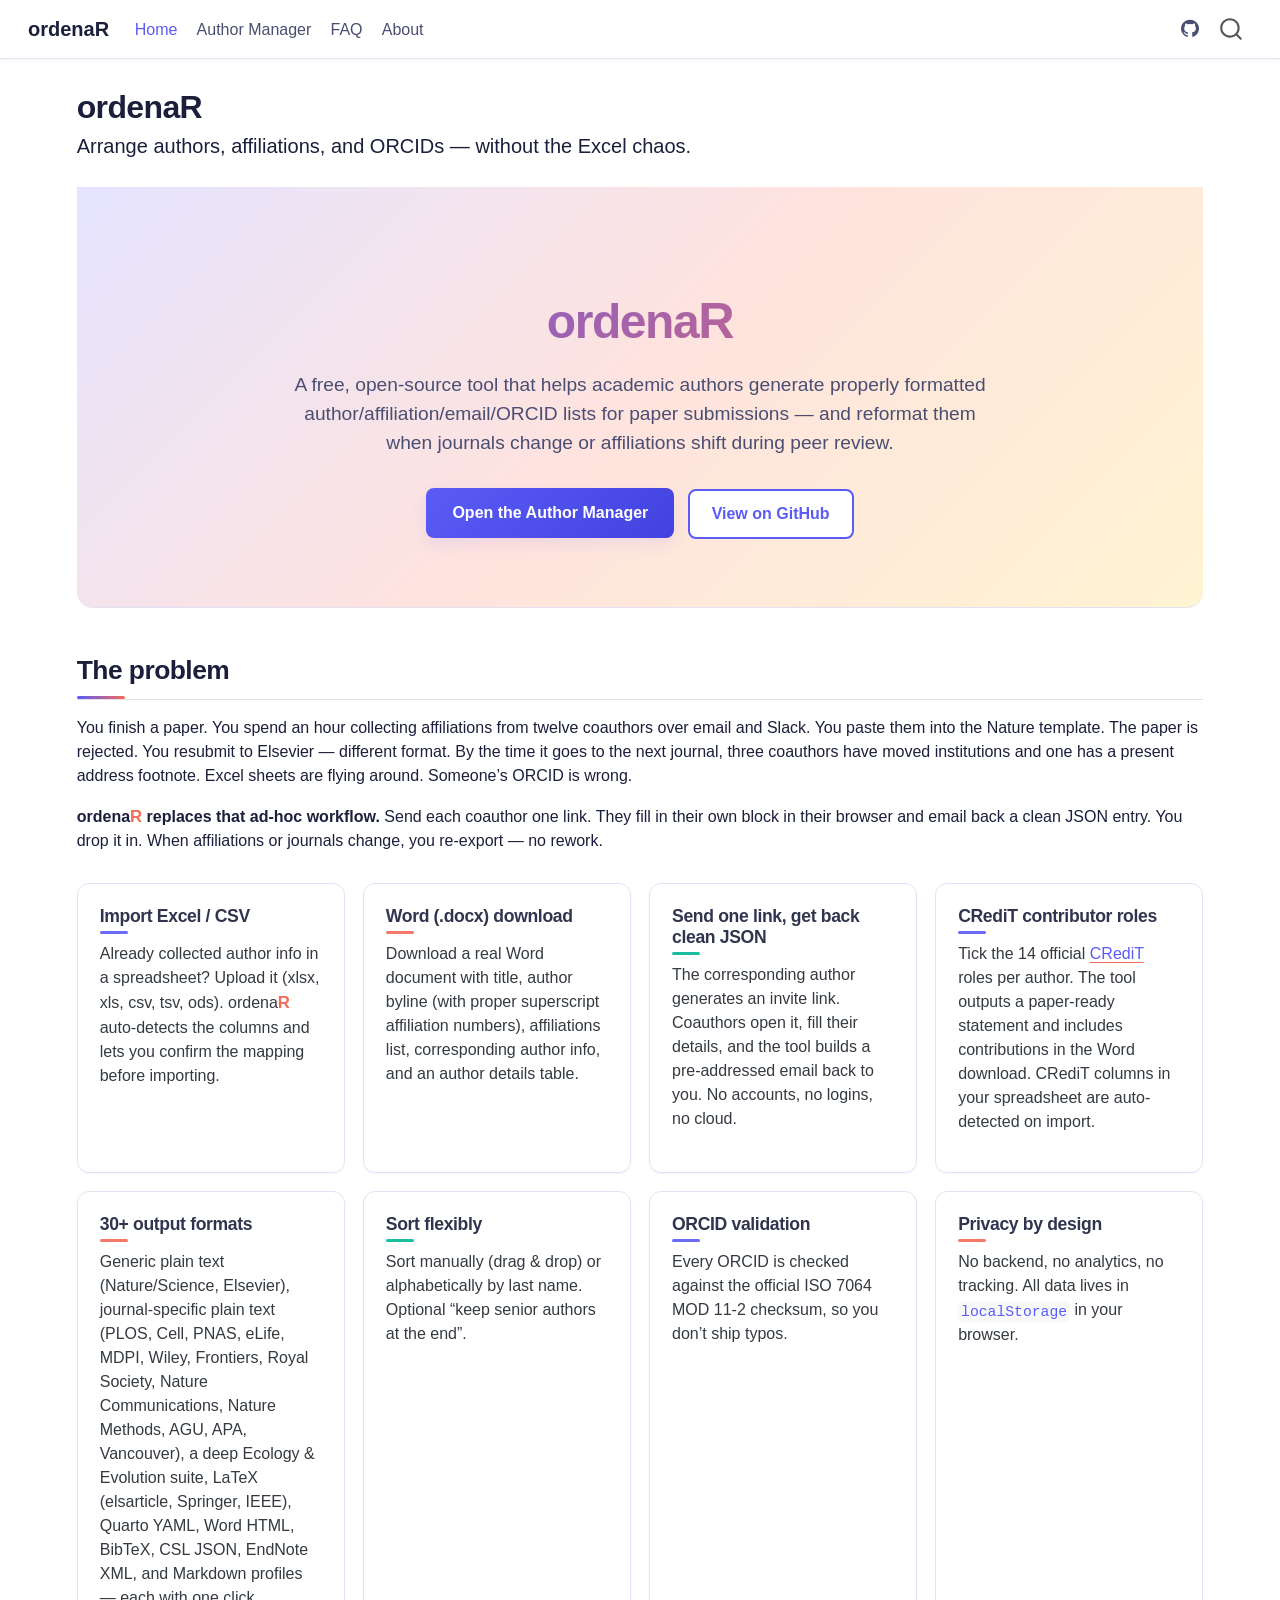
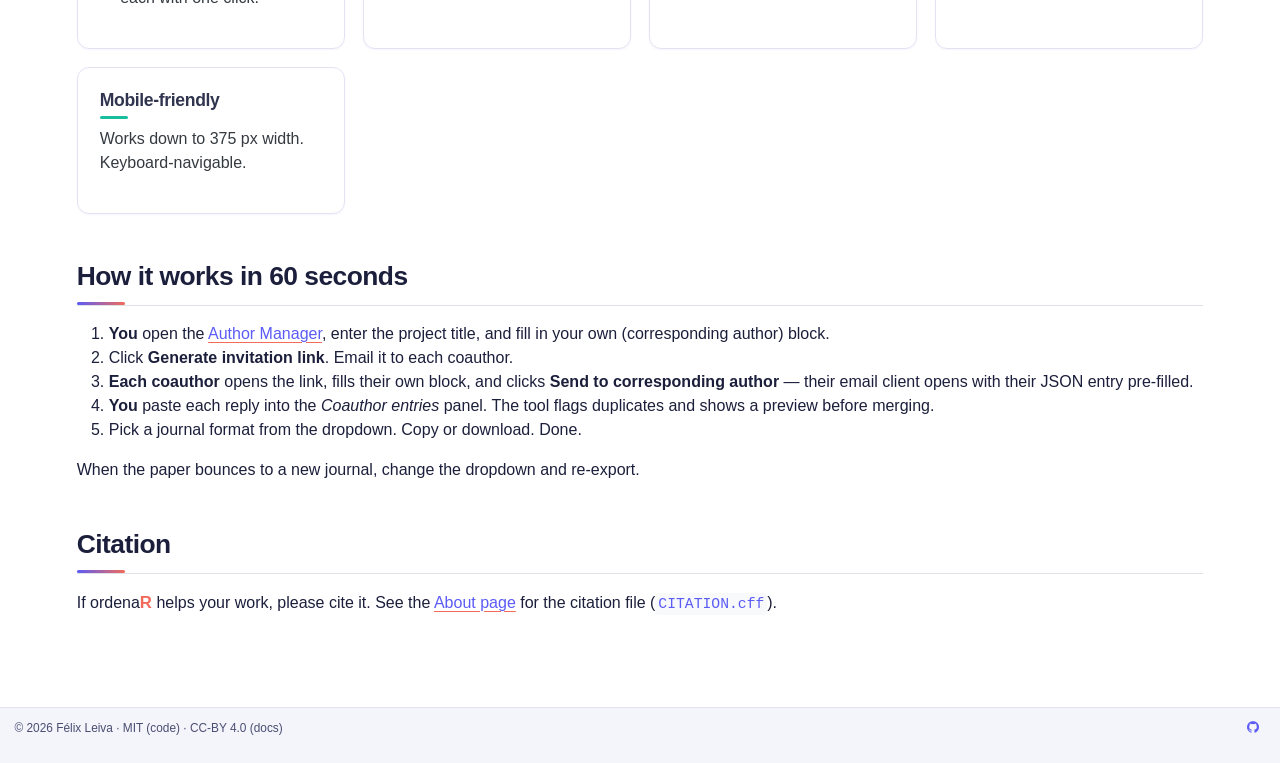
<file: index.html>
<!DOCTYPE html>
<html xmlns="http://www.w3.org/1999/xhtml" lang="en" xml:lang="en"><head>

<meta charset="utf-8">
<meta name="generator" content="quarto-1.5.57">

<meta name="viewport" content="width=device-width, initial-scale=1.0, user-scalable=yes">


<title>ordenaR</title>
<style>
code{white-space: pre-wrap;}
span.smallcaps{font-variant: small-caps;}
div.columns{display: flex; gap: min(4vw, 1.5em);}
div.column{flex: auto; overflow-x: auto;}
div.hanging-indent{margin-left: 1.5em; text-indent: -1.5em;}
ul.task-list{list-style: none;}
ul.task-list li input[type="checkbox"] {
  width: 0.8em;
  margin: 0 0.8em 0.2em -1em; /* quarto-specific, see https://github.com/quarto-dev/quarto-cli/issues/4556 */ 
  vertical-align: middle;
}
</style>


<script src="site_libs/quarto-nav/quarto-nav.js"></script>
<script src="site_libs/clipboard/clipboard.min.js"></script>
<script src="site_libs/quarto-search/autocomplete.umd.js"></script>
<script src="site_libs/quarto-search/fuse.min.js"></script>
<script src="site_libs/quarto-search/quarto-search.js"></script>
<meta name="quarto:offset" content="./">
<script src="site_libs/quarto-html/quarto.js"></script>
<script src="site_libs/quarto-html/popper.min.js"></script>
<script src="site_libs/quarto-html/tippy.umd.min.js"></script>
<script src="site_libs/quarto-html/anchor.min.js"></script>
<link href="site_libs/quarto-html/tippy.css" rel="stylesheet">
<link href="site_libs/quarto-html/quarto-syntax-highlighting.css" rel="stylesheet" id="quarto-text-highlighting-styles">
<script src="site_libs/bootstrap/bootstrap.min.js"></script>
<link href="site_libs/bootstrap/bootstrap-icons.css" rel="stylesheet">
<link href="site_libs/bootstrap/bootstrap.min.css" rel="stylesheet" id="quarto-bootstrap" data-mode="light">
<script id="quarto-search-options" type="application/json">{
  "location": "navbar",
  "copy-button": false,
  "collapse-after": 3,
  "panel-placement": "end",
  "type": "overlay",
  "limit": 50,
  "keyboard-shortcut": [
    "f",
    "/",
    "s"
  ],
  "show-item-context": false,
  "language": {
    "search-no-results-text": "No results",
    "search-matching-documents-text": "matching documents",
    "search-copy-link-title": "Copy link to search",
    "search-hide-matches-text": "Hide additional matches",
    "search-more-match-text": "more match in this document",
    "search-more-matches-text": "more matches in this document",
    "search-clear-button-title": "Clear",
    "search-text-placeholder": "",
    "search-detached-cancel-button-title": "Cancel",
    "search-submit-button-title": "Submit",
    "search-label": "Search"
  }
}</script>
<style>html{ scroll-behavior: smooth; }</style>


<link rel="stylesheet" href="styles.css">
</head>

<body class="nav-fixed">

<div id="quarto-search-results"></div>
  <header id="quarto-header" class="headroom fixed-top">
    <nav class="navbar navbar-expand-lg " data-bs-theme="dark">
      <div class="navbar-container container-fluid">
      <div class="navbar-brand-container mx-auto">
    <a class="navbar-brand" href="./index.html">
    <span class="navbar-title">ordenaR</span>
    </a>
  </div>
            <div id="quarto-search" class="" title="Search"></div>
          <button class="navbar-toggler" type="button" data-bs-toggle="collapse" data-bs-target="#navbarCollapse" aria-controls="navbarCollapse" role="menu" aria-expanded="false" aria-label="Toggle navigation" onclick="if (window.quartoToggleHeadroom) { window.quartoToggleHeadroom(); }">
  <span class="navbar-toggler-icon"></span>
</button>
          <div class="collapse navbar-collapse" id="navbarCollapse">
            <ul class="navbar-nav navbar-nav-scroll me-auto">
  <li class="nav-item">
    <a class="nav-link active" href="./index.html" aria-current="page"> 
<span class="menu-text">Home</span></a>
  </li>  
  <li class="nav-item">
    <a class="nav-link" href="./author-manager.html"> 
<span class="menu-text">Author Manager</span></a>
  </li>  
  <li class="nav-item">
    <a class="nav-link" href="./faq.html"> 
<span class="menu-text">FAQ</span></a>
  </li>  
  <li class="nav-item">
    <a class="nav-link" href="./about.html"> 
<span class="menu-text">About</span></a>
  </li>  
</ul>
            <ul class="navbar-nav navbar-nav-scroll ms-auto">
  <li class="nav-item compact">
    <a class="nav-link" href="https://github.com/felixpleiva/ordenaR"> <i class="bi bi-github" role="img" aria-label="GitHub repository">
</i> 
<span class="menu-text"></span></a>
  </li>  
</ul>
          </div> <!-- /navcollapse -->
            <div class="quarto-navbar-tools">
</div>
      </div> <!-- /container-fluid -->
    </nav>
</header>
<!-- content -->
<div id="quarto-content" class="quarto-container page-columns page-rows-contents page-layout-full page-navbar">
<!-- sidebar -->
<!-- margin-sidebar -->
    
<!-- main -->
<main class="content column-page" id="quarto-document-content">

<header id="title-block-header" class="quarto-title-block default">
<div class="quarto-title">
<h1 class="title">ordenaR</h1>
<p class="subtitle lead">Arrange authors, affiliations, and ORCIDs — without the Excel chaos.</p>
</div>



<div class="quarto-title-meta column-page">

    
  
    
  </div>
  


</header>


<section id="ordenar" class="level1 af-hero">
<h1>ordena<span class="brand-r">R</span></h1>
<div class="lead">
<p>A free, open-source tool that helps academic authors generate <strong>properly formatted author/affiliation/email/ORCID lists</strong> for paper submissions — and reformat them when journals change or affiliations shift during peer review.</p>
</div>
<p><a href="./author-manager.html" class="af-cta">Open the Author Manager</a> &nbsp; <a href="https://github.com/felixpleiva/ordenaR" class="btn btn-outline-secondary">View on GitHub</a></p>
</section>
<section id="the-problem" class="level2">
<h2 class="anchored" data-anchor-id="the-problem">The problem</h2>
<p>You finish a paper. You spend an hour collecting affiliations from twelve coauthors over email and Slack. You paste them into the Nature template. The paper is rejected. You resubmit to Elsevier — different format. By the time it goes to the next journal, three coauthors have moved institutions and one has a present address footnote. Excel sheets are flying around. Someone’s ORCID is wrong.</p>
<p><strong>ordena<span class="brand-r">R</span> replaces that ad-hoc workflow.</strong> Send each coauthor one link. They fill in their own block in their browser and email back a clean JSON entry. You drop it in. When affiliations or journals change, you re-export — no rework.</p>
<div class="af-features">
<section id="import-excel-csv" class="level3 card">
<h3 class="anchored" data-anchor-id="import-excel-csv">Import Excel / CSV</h3>
<p>Already collected author info in a spreadsheet? Upload it (xlsx, xls, csv, tsv, ods). ordena<span class="brand-r">R</span> auto-detects the columns and lets you confirm the mapping before importing.</p>
</section>
<section id="word-.docx-download" class="level3 card">
<h3 class="anchored" data-anchor-id="word-.docx-download">Word (.docx) download</h3>
<p>Download a real Word document with title, author byline (with proper superscript affiliation numbers), affiliations list, corresponding author info, and an author details table.</p>
</section>
<section id="send-one-link-get-back-clean-json" class="level3 card">
<h3 class="anchored" data-anchor-id="send-one-link-get-back-clean-json">Send one link, get back clean JSON</h3>
<p>The corresponding author generates an invite link. Coauthors open it, fill their details, and the tool builds a pre-addressed email back to you. No accounts, no logins, no cloud.</p>
</section>
<section id="credit-contributor-roles" class="level3 card">
<h3 class="anchored" data-anchor-id="credit-contributor-roles">CRediT contributor roles</h3>
<p>Tick the 14 official <a href="https://credit.niso.org/">CRediT</a> roles per author. The tool outputs a paper-ready statement and includes contributions in the Word download. CRediT columns in your spreadsheet are auto-detected on import.</p>
</section>
<section id="output-formats" class="level3 card">
<h3 class="anchored" data-anchor-id="output-formats">30+ output formats</h3>
<p>Generic plain text (Nature/Science, Elsevier), journal-specific plain text (PLOS, Cell, PNAS, eLife, MDPI, Wiley, Frontiers, Royal Society, Nature Communications, Nature Methods, AGU, APA, Vancouver), a deep Ecology &amp; Evolution suite, LaTeX (elsarticle, Springer, IEEE), Quarto YAML, Word HTML, BibTeX, CSL JSON, EndNote XML, and Markdown profiles — each with one click.</p>
</section>
<section id="sort-flexibly" class="level3 card">
<h3 class="anchored" data-anchor-id="sort-flexibly">Sort flexibly</h3>
<p>Sort manually (drag &amp; drop) or alphabetically by last name. Optional “keep senior authors at the end”.</p>
</section>
<section id="orcid-validation" class="level3 card">
<h3 class="anchored" data-anchor-id="orcid-validation">ORCID validation</h3>
<p>Every ORCID is checked against the official ISO 7064 MOD 11-2 checksum, so you don’t ship typos.</p>
</section>
<section id="privacy-by-design" class="level3 card">
<h3 class="anchored" data-anchor-id="privacy-by-design">Privacy by design</h3>
<p>No backend, no analytics, no tracking. All data lives in <code>localStorage</code> in your browser.</p>
</section>
<section id="mobile-friendly" class="level3 card">
<h3 class="anchored" data-anchor-id="mobile-friendly">Mobile-friendly</h3>
<p>Works down to 375 px width. Keyboard-navigable.</p>
</section>
</div>
</section>
<section id="how-it-works-in-60-seconds" class="level2">
<h2 class="anchored" data-anchor-id="how-it-works-in-60-seconds">How it works in 60 seconds</h2>
<ol type="1">
<li><strong>You</strong> open the <a href="./author-manager.html">Author Manager</a>, enter the project title, and fill in your own (corresponding author) block.</li>
<li>Click <strong>Generate invitation link</strong>. Email it to each coauthor.</li>
<li><strong>Each coauthor</strong> opens the link, fills their own block, and clicks <strong>Send to corresponding author</strong> — their email client opens with their JSON entry pre-filled.</li>
<li><strong>You</strong> paste each reply into the <em>Coauthor entries</em> panel. The tool flags duplicates and shows a preview before merging.</li>
<li>Pick a journal format from the dropdown. Copy or download. Done.</li>
</ol>
<p>When the paper bounces to a new journal, change the dropdown and re-export.</p>
</section>
<section id="citation" class="level2">
<h2 class="anchored" data-anchor-id="citation">Citation</h2>
<p>If ordena<span class="brand-r">R</span> helps your work, please cite it. See the <a href="./about.html">About page</a> for the citation file (<code>CITATION.cff</code>).</p>


</section>

</main> <!-- /main -->
<script id="quarto-html-after-body" type="application/javascript">
window.document.addEventListener("DOMContentLoaded", function (event) {
  const toggleBodyColorMode = (bsSheetEl) => {
    const mode = bsSheetEl.getAttribute("data-mode");
    const bodyEl = window.document.querySelector("body");
    if (mode === "dark") {
      bodyEl.classList.add("quarto-dark");
      bodyEl.classList.remove("quarto-light");
    } else {
      bodyEl.classList.add("quarto-light");
      bodyEl.classList.remove("quarto-dark");
    }
  }
  const toggleBodyColorPrimary = () => {
    const bsSheetEl = window.document.querySelector("link#quarto-bootstrap");
    if (bsSheetEl) {
      toggleBodyColorMode(bsSheetEl);
    }
  }
  toggleBodyColorPrimary();  
  const icon = "";
  const anchorJS = new window.AnchorJS();
  anchorJS.options = {
    placement: 'right',
    icon: icon
  };
  anchorJS.add('.anchored');
  const isCodeAnnotation = (el) => {
    for (const clz of el.classList) {
      if (clz.startsWith('code-annotation-')) {                     
        return true;
      }
    }
    return false;
  }
  const onCopySuccess = function(e) {
    // button target
    const button = e.trigger;
    // don't keep focus
    button.blur();
    // flash "checked"
    button.classList.add('code-copy-button-checked');
    var currentTitle = button.getAttribute("title");
    button.setAttribute("title", "Copied!");
    let tooltip;
    if (window.bootstrap) {
      button.setAttribute("data-bs-toggle", "tooltip");
      button.setAttribute("data-bs-placement", "left");
      button.setAttribute("data-bs-title", "Copied!");
      tooltip = new bootstrap.Tooltip(button, 
        { trigger: "manual", 
          customClass: "code-copy-button-tooltip",
          offset: [0, -8]});
      tooltip.show();    
    }
    setTimeout(function() {
      if (tooltip) {
        tooltip.hide();
        button.removeAttribute("data-bs-title");
        button.removeAttribute("data-bs-toggle");
        button.removeAttribute("data-bs-placement");
      }
      button.setAttribute("title", currentTitle);
      button.classList.remove('code-copy-button-checked');
    }, 1000);
    // clear code selection
    e.clearSelection();
  }
  const getTextToCopy = function(trigger) {
      const codeEl = trigger.previousElementSibling.cloneNode(true);
      for (const childEl of codeEl.children) {
        if (isCodeAnnotation(childEl)) {
          childEl.remove();
        }
      }
      return codeEl.innerText;
  }
  const clipboard = new window.ClipboardJS('.code-copy-button:not([data-in-quarto-modal])', {
    text: getTextToCopy
  });
  clipboard.on('success', onCopySuccess);
  if (window.document.getElementById('quarto-embedded-source-code-modal')) {
    // For code content inside modals, clipBoardJS needs to be initialized with a container option
    // TODO: Check when it could be a function (https://github.com/zenorocha/clipboard.js/issues/860)
    const clipboardModal = new window.ClipboardJS('.code-copy-button[data-in-quarto-modal]', {
      text: getTextToCopy,
      container: window.document.getElementById('quarto-embedded-source-code-modal')
    });
    clipboardModal.on('success', onCopySuccess);
  }
    var localhostRegex = new RegExp(/^(?:http|https):\/\/localhost\:?[0-9]*\//);
    var mailtoRegex = new RegExp(/^mailto:/);
      var filterRegex = new RegExp("https:\/\/felixpleiva\.github\.io\/ordenaR\/");
    var isInternal = (href) => {
        return filterRegex.test(href) || localhostRegex.test(href) || mailtoRegex.test(href);
    }
    // Inspect non-navigation links and adorn them if external
 	var links = window.document.querySelectorAll('a[href]:not(.nav-link):not(.navbar-brand):not(.toc-action):not(.sidebar-link):not(.sidebar-item-toggle):not(.pagination-link):not(.no-external):not([aria-hidden]):not(.dropdown-item):not(.quarto-navigation-tool):not(.about-link)');
    for (var i=0; i<links.length; i++) {
      const link = links[i];
      if (!isInternal(link.href)) {
        // undo the damage that might have been done by quarto-nav.js in the case of
        // links that we want to consider external
        if (link.dataset.originalHref !== undefined) {
          link.href = link.dataset.originalHref;
        }
          // target, if specified
          link.setAttribute("target", "_blank");
          if (link.getAttribute("rel") === null) {
            link.setAttribute("rel", "noopener");
          }
      }
    }
  function tippyHover(el, contentFn, onTriggerFn, onUntriggerFn) {
    const config = {
      allowHTML: true,
      maxWidth: 500,
      delay: 100,
      arrow: false,
      appendTo: function(el) {
          return el.parentElement;
      },
      interactive: true,
      interactiveBorder: 10,
      theme: 'quarto',
      placement: 'bottom-start',
    };
    if (contentFn) {
      config.content = contentFn;
    }
    if (onTriggerFn) {
      config.onTrigger = onTriggerFn;
    }
    if (onUntriggerFn) {
      config.onUntrigger = onUntriggerFn;
    }
    window.tippy(el, config); 
  }
  const noterefs = window.document.querySelectorAll('a[role="doc-noteref"]');
  for (var i=0; i<noterefs.length; i++) {
    const ref = noterefs[i];
    tippyHover(ref, function() {
      // use id or data attribute instead here
      let href = ref.getAttribute('data-footnote-href') || ref.getAttribute('href');
      try { href = new URL(href).hash; } catch {}
      const id = href.replace(/^#\/?/, "");
      const note = window.document.getElementById(id);
      if (note) {
        return note.innerHTML;
      } else {
        return "";
      }
    });
  }
  const xrefs = window.document.querySelectorAll('a.quarto-xref');
  const processXRef = (id, note) => {
    // Strip column container classes
    const stripColumnClz = (el) => {
      el.classList.remove("page-full", "page-columns");
      if (el.children) {
        for (const child of el.children) {
          stripColumnClz(child);
        }
      }
    }
    stripColumnClz(note)
    if (id === null || id.startsWith('sec-')) {
      // Special case sections, only their first couple elements
      const container = document.createElement("div");
      if (note.children && note.children.length > 2) {
        container.appendChild(note.children[0].cloneNode(true));
        for (let i = 1; i < note.children.length; i++) {
          const child = note.children[i];
          if (child.tagName === "P" && child.innerText === "") {
            continue;
          } else {
            container.appendChild(child.cloneNode(true));
            break;
          }
        }
        if (window.Quarto?.typesetMath) {
          window.Quarto.typesetMath(container);
        }
        return container.innerHTML
      } else {
        if (window.Quarto?.typesetMath) {
          window.Quarto.typesetMath(note);
        }
        return note.innerHTML;
      }
    } else {
      // Remove any anchor links if they are present
      const anchorLink = note.querySelector('a.anchorjs-link');
      if (anchorLink) {
        anchorLink.remove();
      }
      if (window.Quarto?.typesetMath) {
        window.Quarto.typesetMath(note);
      }
      // TODO in 1.5, we should make sure this works without a callout special case
      if (note.classList.contains("callout")) {
        return note.outerHTML;
      } else {
        return note.innerHTML;
      }
    }
  }
  for (var i=0; i<xrefs.length; i++) {
    const xref = xrefs[i];
    tippyHover(xref, undefined, function(instance) {
      instance.disable();
      let url = xref.getAttribute('href');
      let hash = undefined; 
      if (url.startsWith('#')) {
        hash = url;
      } else {
        try { hash = new URL(url).hash; } catch {}
      }
      if (hash) {
        const id = hash.replace(/^#\/?/, "");
        const note = window.document.getElementById(id);
        if (note !== null) {
          try {
            const html = processXRef(id, note.cloneNode(true));
            instance.setContent(html);
          } finally {
            instance.enable();
            instance.show();
          }
        } else {
          // See if we can fetch this
          fetch(url.split('#')[0])
          .then(res => res.text())
          .then(html => {
            const parser = new DOMParser();
            const htmlDoc = parser.parseFromString(html, "text/html");
            const note = htmlDoc.getElementById(id);
            if (note !== null) {
              const html = processXRef(id, note);
              instance.setContent(html);
            } 
          }).finally(() => {
            instance.enable();
            instance.show();
          });
        }
      } else {
        // See if we can fetch a full url (with no hash to target)
        // This is a special case and we should probably do some content thinning / targeting
        fetch(url)
        .then(res => res.text())
        .then(html => {
          const parser = new DOMParser();
          const htmlDoc = parser.parseFromString(html, "text/html");
          const note = htmlDoc.querySelector('main.content');
          if (note !== null) {
            // This should only happen for chapter cross references
            // (since there is no id in the URL)
            // remove the first header
            if (note.children.length > 0 && note.children[0].tagName === "HEADER") {
              note.children[0].remove();
            }
            const html = processXRef(null, note);
            instance.setContent(html);
          } 
        }).finally(() => {
          instance.enable();
          instance.show();
        });
      }
    }, function(instance) {
    });
  }
      let selectedAnnoteEl;
      const selectorForAnnotation = ( cell, annotation) => {
        let cellAttr = 'data-code-cell="' + cell + '"';
        let lineAttr = 'data-code-annotation="' +  annotation + '"';
        const selector = 'span[' + cellAttr + '][' + lineAttr + ']';
        return selector;
      }
      const selectCodeLines = (annoteEl) => {
        const doc = window.document;
        const targetCell = annoteEl.getAttribute("data-target-cell");
        const targetAnnotation = annoteEl.getAttribute("data-target-annotation");
        const annoteSpan = window.document.querySelector(selectorForAnnotation(targetCell, targetAnnotation));
        const lines = annoteSpan.getAttribute("data-code-lines").split(",");
        const lineIds = lines.map((line) => {
          return targetCell + "-" + line;
        })
        let top = null;
        let height = null;
        let parent = null;
        if (lineIds.length > 0) {
            //compute the position of the single el (top and bottom and make a div)
            const el = window.document.getElementById(lineIds[0]);
            top = el.offsetTop;
            height = el.offsetHeight;
            parent = el.parentElement.parentElement;
          if (lineIds.length > 1) {
            const lastEl = window.document.getElementById(lineIds[lineIds.length - 1]);
            const bottom = lastEl.offsetTop + lastEl.offsetHeight;
            height = bottom - top;
          }
          if (top !== null && height !== null && parent !== null) {
            // cook up a div (if necessary) and position it 
            let div = window.document.getElementById("code-annotation-line-highlight");
            if (div === null) {
              div = window.document.createElement("div");
              div.setAttribute("id", "code-annotation-line-highlight");
              div.style.position = 'absolute';
              parent.appendChild(div);
            }
            div.style.top = top - 2 + "px";
            div.style.height = height + 4 + "px";
            div.style.left = 0;
            let gutterDiv = window.document.getElementById("code-annotation-line-highlight-gutter");
            if (gutterDiv === null) {
              gutterDiv = window.document.createElement("div");
              gutterDiv.setAttribute("id", "code-annotation-line-highlight-gutter");
              gutterDiv.style.position = 'absolute';
              const codeCell = window.document.getElementById(targetCell);
              const gutter = codeCell.querySelector('.code-annotation-gutter');
              gutter.appendChild(gutterDiv);
            }
            gutterDiv.style.top = top - 2 + "px";
            gutterDiv.style.height = height + 4 + "px";
          }
          selectedAnnoteEl = annoteEl;
        }
      };
      const unselectCodeLines = () => {
        const elementsIds = ["code-annotation-line-highlight", "code-annotation-line-highlight-gutter"];
        elementsIds.forEach((elId) => {
          const div = window.document.getElementById(elId);
          if (div) {
            div.remove();
          }
        });
        selectedAnnoteEl = undefined;
      };
        // Handle positioning of the toggle
    window.addEventListener(
      "resize",
      throttle(() => {
        elRect = undefined;
        if (selectedAnnoteEl) {
          selectCodeLines(selectedAnnoteEl);
        }
      }, 10)
    );
    function throttle(fn, ms) {
    let throttle = false;
    let timer;
      return (...args) => {
        if(!throttle) { // first call gets through
            fn.apply(this, args);
            throttle = true;
        } else { // all the others get throttled
            if(timer) clearTimeout(timer); // cancel #2
            timer = setTimeout(() => {
              fn.apply(this, args);
              timer = throttle = false;
            }, ms);
        }
      };
    }
      // Attach click handler to the DT
      const annoteDls = window.document.querySelectorAll('dt[data-target-cell]');
      for (const annoteDlNode of annoteDls) {
        annoteDlNode.addEventListener('click', (event) => {
          const clickedEl = event.target;
          if (clickedEl !== selectedAnnoteEl) {
            unselectCodeLines();
            const activeEl = window.document.querySelector('dt[data-target-cell].code-annotation-active');
            if (activeEl) {
              activeEl.classList.remove('code-annotation-active');
            }
            selectCodeLines(clickedEl);
            clickedEl.classList.add('code-annotation-active');
          } else {
            // Unselect the line
            unselectCodeLines();
            clickedEl.classList.remove('code-annotation-active');
          }
        });
      }
  const findCites = (el) => {
    const parentEl = el.parentElement;
    if (parentEl) {
      const cites = parentEl.dataset.cites;
      if (cites) {
        return {
          el,
          cites: cites.split(' ')
        };
      } else {
        return findCites(el.parentElement)
      }
    } else {
      return undefined;
    }
  };
  var bibliorefs = window.document.querySelectorAll('a[role="doc-biblioref"]');
  for (var i=0; i<bibliorefs.length; i++) {
    const ref = bibliorefs[i];
    const citeInfo = findCites(ref);
    if (citeInfo) {
      tippyHover(citeInfo.el, function() {
        var popup = window.document.createElement('div');
        citeInfo.cites.forEach(function(cite) {
          var citeDiv = window.document.createElement('div');
          citeDiv.classList.add('hanging-indent');
          citeDiv.classList.add('csl-entry');
          var biblioDiv = window.document.getElementById('ref-' + cite);
          if (biblioDiv) {
            citeDiv.innerHTML = biblioDiv.innerHTML;
          }
          popup.appendChild(citeDiv);
        });
        return popup.innerHTML;
      });
    }
  }
});
</script>
</div> <!-- /content -->
<footer class="footer">
  <div class="nav-footer">
    <div class="nav-footer-left">
<p>© 2026 Félix Leiva · MIT (code) · CC-BY 4.0 (docs)</p>
</div>   
    <div class="nav-footer-center">
      &nbsp;
    </div>
    <div class="nav-footer-right">
      <ul class="footer-items list-unstyled">
    <li class="nav-item compact">
    <a class="nav-link" href="https://github.com/felixpleiva/ordenaR">
      <i class="bi bi-github" role="img">
</i> 
    </a>
  </li>  
</ul>
    </div>
  </div>
</footer>




<script src="site_libs/quarto-html/zenscroll-min.js"></script>
</body></html>
</file>
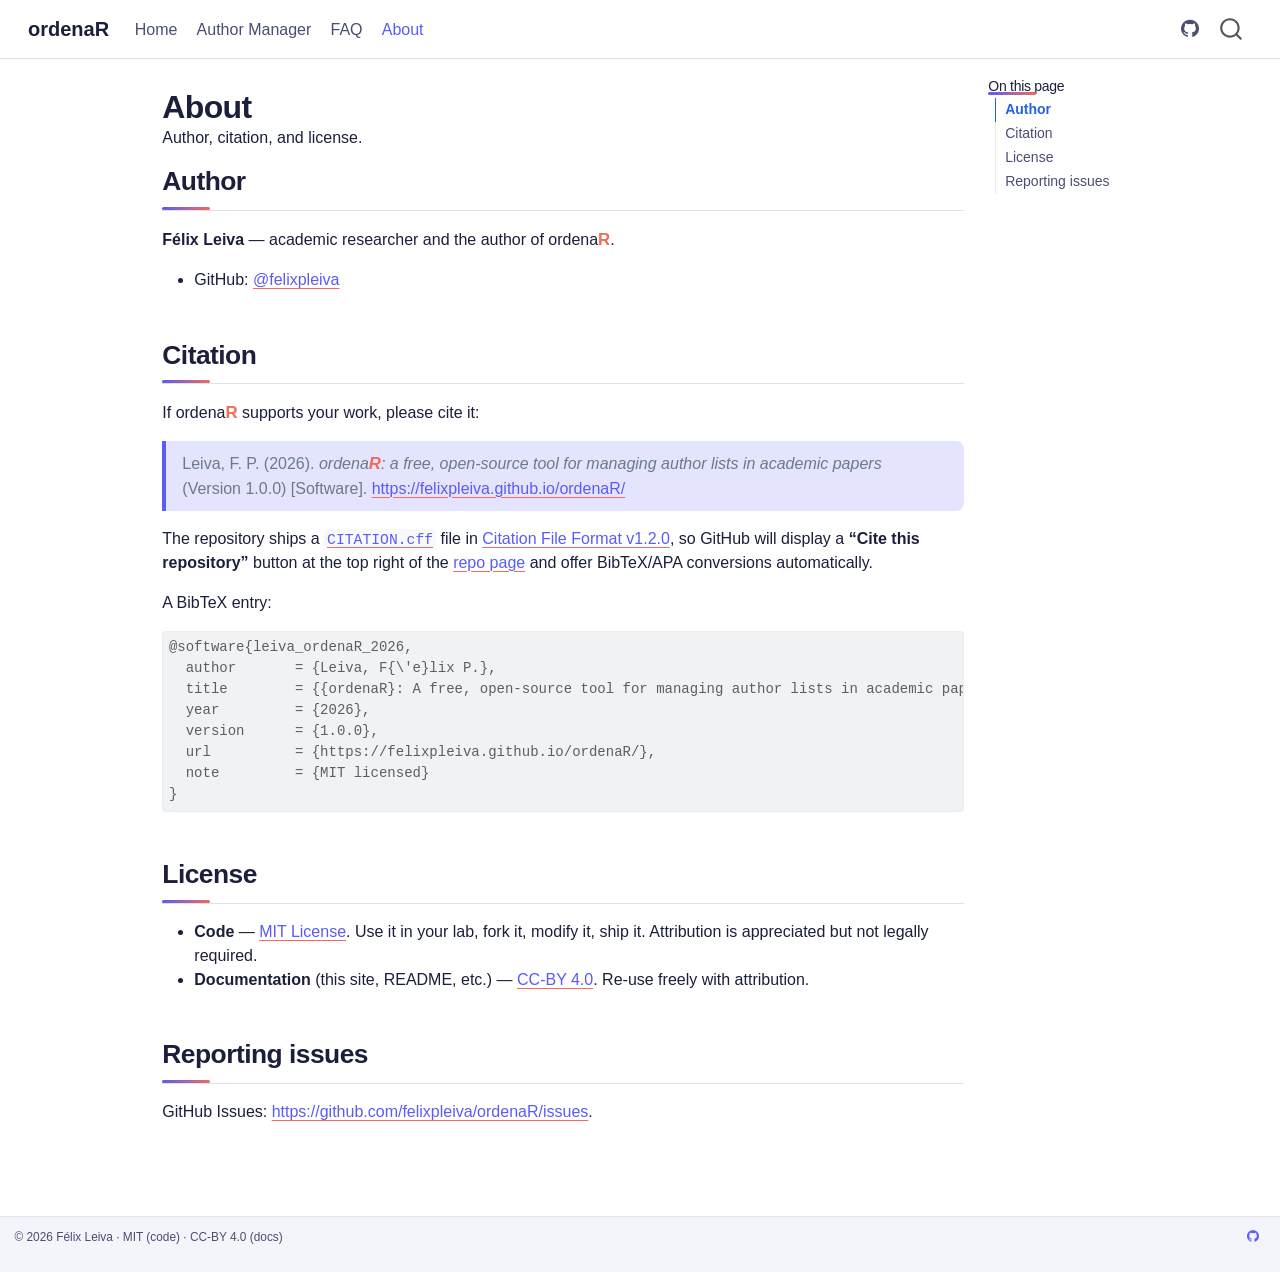
<file: about.html>
<!DOCTYPE html>
<html xmlns="http://www.w3.org/1999/xhtml" lang="en" xml:lang="en"><head>

<meta charset="utf-8">
<meta name="generator" content="quarto-1.5.57">

<meta name="viewport" content="width=device-width, initial-scale=1.0, user-scalable=yes">

<meta name="description" content="Author, citation, and license.">

<title>About – ordenaR</title>
<style>
code{white-space: pre-wrap;}
span.smallcaps{font-variant: small-caps;}
div.columns{display: flex; gap: min(4vw, 1.5em);}
div.column{flex: auto; overflow-x: auto;}
div.hanging-indent{margin-left: 1.5em; text-indent: -1.5em;}
ul.task-list{list-style: none;}
ul.task-list li input[type="checkbox"] {
  width: 0.8em;
  margin: 0 0.8em 0.2em -1em; /* quarto-specific, see https://github.com/quarto-dev/quarto-cli/issues/4556 */ 
  vertical-align: middle;
}
/* CSS for syntax highlighting */
pre > code.sourceCode { white-space: pre; position: relative; }
pre > code.sourceCode > span { line-height: 1.25; }
pre > code.sourceCode > span:empty { height: 1.2em; }
.sourceCode { overflow: visible; }
code.sourceCode > span { color: inherit; text-decoration: inherit; }
div.sourceCode { margin: 1em 0; }
pre.sourceCode { margin: 0; }
@media screen {
div.sourceCode { overflow: auto; }
}
@media print {
pre > code.sourceCode { white-space: pre-wrap; }
pre > code.sourceCode > span { display: inline-block; text-indent: -5em; padding-left: 5em; }
}
pre.numberSource code
  { counter-reset: source-line 0; }
pre.numberSource code > span
  { position: relative; left: -4em; counter-increment: source-line; }
pre.numberSource code > span > a:first-child::before
  { content: counter(source-line);
    position: relative; left: -1em; text-align: right; vertical-align: baseline;
    border: none; display: inline-block;
    -webkit-touch-callout: none; -webkit-user-select: none;
    -khtml-user-select: none; -moz-user-select: none;
    -ms-user-select: none; user-select: none;
    padding: 0 4px; width: 4em;
  }
pre.numberSource { margin-left: 3em;  padding-left: 4px; }
div.sourceCode
  {   }
@media screen {
pre > code.sourceCode > span > a:first-child::before { text-decoration: underline; }
}
</style>


<script src="site_libs/quarto-nav/quarto-nav.js"></script>
<script src="site_libs/clipboard/clipboard.min.js"></script>
<script src="site_libs/quarto-search/autocomplete.umd.js"></script>
<script src="site_libs/quarto-search/fuse.min.js"></script>
<script src="site_libs/quarto-search/quarto-search.js"></script>
<meta name="quarto:offset" content="./">
<script src="site_libs/quarto-html/quarto.js"></script>
<script src="site_libs/quarto-html/popper.min.js"></script>
<script src="site_libs/quarto-html/tippy.umd.min.js"></script>
<script src="site_libs/quarto-html/anchor.min.js"></script>
<link href="site_libs/quarto-html/tippy.css" rel="stylesheet">
<link href="site_libs/quarto-html/quarto-syntax-highlighting.css" rel="stylesheet" id="quarto-text-highlighting-styles">
<script src="site_libs/bootstrap/bootstrap.min.js"></script>
<link href="site_libs/bootstrap/bootstrap-icons.css" rel="stylesheet">
<link href="site_libs/bootstrap/bootstrap.min.css" rel="stylesheet" id="quarto-bootstrap" data-mode="light">
<script id="quarto-search-options" type="application/json">{
  "location": "navbar",
  "copy-button": false,
  "collapse-after": 3,
  "panel-placement": "end",
  "type": "overlay",
  "limit": 50,
  "keyboard-shortcut": [
    "f",
    "/",
    "s"
  ],
  "show-item-context": false,
  "language": {
    "search-no-results-text": "No results",
    "search-matching-documents-text": "matching documents",
    "search-copy-link-title": "Copy link to search",
    "search-hide-matches-text": "Hide additional matches",
    "search-more-match-text": "more match in this document",
    "search-more-matches-text": "more matches in this document",
    "search-clear-button-title": "Clear",
    "search-text-placeholder": "",
    "search-detached-cancel-button-title": "Cancel",
    "search-submit-button-title": "Submit",
    "search-label": "Search"
  }
}</script>
<style>html{ scroll-behavior: smooth; }</style>


<link rel="stylesheet" href="styles.css">
</head>

<body class="nav-fixed">

<div id="quarto-search-results"></div>
  <header id="quarto-header" class="headroom fixed-top">
    <nav class="navbar navbar-expand-lg " data-bs-theme="dark">
      <div class="navbar-container container-fluid">
      <div class="navbar-brand-container mx-auto">
    <a class="navbar-brand" href="./index.html">
    <span class="navbar-title">ordenaR</span>
    </a>
  </div>
            <div id="quarto-search" class="" title="Search"></div>
          <button class="navbar-toggler" type="button" data-bs-toggle="collapse" data-bs-target="#navbarCollapse" aria-controls="navbarCollapse" role="menu" aria-expanded="false" aria-label="Toggle navigation" onclick="if (window.quartoToggleHeadroom) { window.quartoToggleHeadroom(); }">
  <span class="navbar-toggler-icon"></span>
</button>
          <div class="collapse navbar-collapse" id="navbarCollapse">
            <ul class="navbar-nav navbar-nav-scroll me-auto">
  <li class="nav-item">
    <a class="nav-link" href="./index.html"> 
<span class="menu-text">Home</span></a>
  </li>  
  <li class="nav-item">
    <a class="nav-link" href="./author-manager.html"> 
<span class="menu-text">Author Manager</span></a>
  </li>  
  <li class="nav-item">
    <a class="nav-link" href="./faq.html"> 
<span class="menu-text">FAQ</span></a>
  </li>  
  <li class="nav-item">
    <a class="nav-link active" href="./about.html" aria-current="page"> 
<span class="menu-text">About</span></a>
  </li>  
</ul>
            <ul class="navbar-nav navbar-nav-scroll ms-auto">
  <li class="nav-item compact">
    <a class="nav-link" href="https://github.com/felixpleiva/ordenaR"> <i class="bi bi-github" role="img" aria-label="GitHub repository">
</i> 
<span class="menu-text"></span></a>
  </li>  
</ul>
          </div> <!-- /navcollapse -->
            <div class="quarto-navbar-tools">
</div>
      </div> <!-- /container-fluid -->
    </nav>
</header>
<!-- content -->
<div id="quarto-content" class="quarto-container page-columns page-rows-contents page-layout-article page-navbar">
<!-- sidebar -->
<!-- margin-sidebar -->
    <div id="quarto-margin-sidebar" class="sidebar margin-sidebar">
        <nav id="TOC" role="doc-toc" class="toc-active">
    <h2 id="toc-title">On this page</h2>
   
  <ul>
  <li><a href="#author" id="toc-author" class="nav-link active" data-scroll-target="#author">Author</a></li>
  <li><a href="#citation" id="toc-citation" class="nav-link" data-scroll-target="#citation">Citation</a></li>
  <li><a href="#license" id="toc-license" class="nav-link" data-scroll-target="#license">License</a></li>
  <li><a href="#reporting-issues" id="toc-reporting-issues" class="nav-link" data-scroll-target="#reporting-issues">Reporting issues</a></li>
  </ul>
</nav>
    </div>
<!-- main -->
<main class="content" id="quarto-document-content">

<header id="title-block-header" class="quarto-title-block default">
<div class="quarto-title">
<h1 class="title">About</h1>
</div>

<div>
  <div class="description">
    Author, citation, and license.
  </div>
</div>


<div class="quarto-title-meta">

    
  
    
  </div>
  


</header>


<section id="author" class="level2">
<h2 class="anchored" data-anchor-id="author">Author</h2>
<p><strong>Félix Leiva</strong> — academic researcher and the author of ordena<span class="brand-r">R</span>.</p>
<ul>
<li>GitHub: <a href="https://github.com/felixpleiva"><span class="citation" data-cites="felixpleiva">@felixpleiva</span></a></li>
</ul>
</section>
<section id="citation" class="level2">
<h2 class="anchored" data-anchor-id="citation">Citation</h2>
<p>If ordena<span class="brand-r">R</span> supports your work, please cite it:</p>
<blockquote class="blockquote">
<p>Leiva, F. P. (2026). <em>ordena<span class="brand-r">R</span>: a free, open-source tool for managing author lists in academic papers</em> (Version 1.0.0) [Software]. <a href="https://felixpleiva.github.io/ordenaR/" class="uri">https://felixpleiva.github.io/ordenaR/</a></p>
</blockquote>
<p>The repository ships a <a href="https://github.com/felixpleiva/ordenaR/blob/main/CITATION.cff"><code>CITATION.cff</code></a> file in <a href="https://citation-file-format.github.io/">Citation File Format v1.2.0</a>, so GitHub will display a <strong>“Cite this repository”</strong> button at the top right of the <a href="https://github.com/felixpleiva/ordenaR">repo page</a> and offer BibTeX/APA conversions automatically.</p>
<p>A BibTeX entry:</p>
<div class="sourceCode" id="cb1"><pre class="sourceCode bibtex code-with-copy"><code class="sourceCode bibtex"><span id="cb1-1"><a href="#cb1-1" aria-hidden="true" tabindex="-1"></a><span class="co">@software{leiva_ordenaR_2026,</span></span>
<span id="cb1-2"><a href="#cb1-2" aria-hidden="true" tabindex="-1"></a><span class="co">  author       = {Leiva, F{\'e}lix P.},</span></span>
<span id="cb1-3"><a href="#cb1-3" aria-hidden="true" tabindex="-1"></a><span class="co">  title        = {{ordenaR}: A free, open-source tool for managing author lists in academic papers},</span></span>
<span id="cb1-4"><a href="#cb1-4" aria-hidden="true" tabindex="-1"></a><span class="co">  year         = {2026},</span></span>
<span id="cb1-5"><a href="#cb1-5" aria-hidden="true" tabindex="-1"></a><span class="co">  version      = {1.0.0},</span></span>
<span id="cb1-6"><a href="#cb1-6" aria-hidden="true" tabindex="-1"></a><span class="co">  url          = {https://felixpleiva.github.io/ordenaR/},</span></span>
<span id="cb1-7"><a href="#cb1-7" aria-hidden="true" tabindex="-1"></a><span class="co">  note         = {MIT licensed}</span></span>
<span id="cb1-8"><a href="#cb1-8" aria-hidden="true" tabindex="-1"></a><span class="co">}</span></span></code><button title="Copy to Clipboard" class="code-copy-button"><i class="bi"></i></button></pre></div>
</section>
<section id="license" class="level2">
<h2 class="anchored" data-anchor-id="license">License</h2>
<ul>
<li><strong>Code</strong> — <a href="https://github.com/felixpleiva/ordenaR/blob/main/LICENSE">MIT License</a>. Use it in your lab, fork it, modify it, ship it. Attribution is appreciated but not legally required.</li>
<li><strong>Documentation</strong> (this site, README, etc.) — <a href="https://github.com/felixpleiva/ordenaR/blob/main/LICENSE-docs">CC-BY 4.0</a>. Re-use freely with attribution.</li>
</ul>
</section>
<section id="reporting-issues" class="level2">
<h2 class="anchored" data-anchor-id="reporting-issues">Reporting issues</h2>
<p>GitHub Issues: <a href="https://github.com/felixpleiva/ordenaR/issues" class="uri">https://github.com/felixpleiva/ordenaR/issues</a>.</p>


</section>

</main> <!-- /main -->
<script id="quarto-html-after-body" type="application/javascript">
window.document.addEventListener("DOMContentLoaded", function (event) {
  const toggleBodyColorMode = (bsSheetEl) => {
    const mode = bsSheetEl.getAttribute("data-mode");
    const bodyEl = window.document.querySelector("body");
    if (mode === "dark") {
      bodyEl.classList.add("quarto-dark");
      bodyEl.classList.remove("quarto-light");
    } else {
      bodyEl.classList.add("quarto-light");
      bodyEl.classList.remove("quarto-dark");
    }
  }
  const toggleBodyColorPrimary = () => {
    const bsSheetEl = window.document.querySelector("link#quarto-bootstrap");
    if (bsSheetEl) {
      toggleBodyColorMode(bsSheetEl);
    }
  }
  toggleBodyColorPrimary();  
  const icon = "";
  const anchorJS = new window.AnchorJS();
  anchorJS.options = {
    placement: 'right',
    icon: icon
  };
  anchorJS.add('.anchored');
  const isCodeAnnotation = (el) => {
    for (const clz of el.classList) {
      if (clz.startsWith('code-annotation-')) {                     
        return true;
      }
    }
    return false;
  }
  const onCopySuccess = function(e) {
    // button target
    const button = e.trigger;
    // don't keep focus
    button.blur();
    // flash "checked"
    button.classList.add('code-copy-button-checked');
    var currentTitle = button.getAttribute("title");
    button.setAttribute("title", "Copied!");
    let tooltip;
    if (window.bootstrap) {
      button.setAttribute("data-bs-toggle", "tooltip");
      button.setAttribute("data-bs-placement", "left");
      button.setAttribute("data-bs-title", "Copied!");
      tooltip = new bootstrap.Tooltip(button, 
        { trigger: "manual", 
          customClass: "code-copy-button-tooltip",
          offset: [0, -8]});
      tooltip.show();    
    }
    setTimeout(function() {
      if (tooltip) {
        tooltip.hide();
        button.removeAttribute("data-bs-title");
        button.removeAttribute("data-bs-toggle");
        button.removeAttribute("data-bs-placement");
      }
      button.setAttribute("title", currentTitle);
      button.classList.remove('code-copy-button-checked');
    }, 1000);
    // clear code selection
    e.clearSelection();
  }
  const getTextToCopy = function(trigger) {
      const codeEl = trigger.previousElementSibling.cloneNode(true);
      for (const childEl of codeEl.children) {
        if (isCodeAnnotation(childEl)) {
          childEl.remove();
        }
      }
      return codeEl.innerText;
  }
  const clipboard = new window.ClipboardJS('.code-copy-button:not([data-in-quarto-modal])', {
    text: getTextToCopy
  });
  clipboard.on('success', onCopySuccess);
  if (window.document.getElementById('quarto-embedded-source-code-modal')) {
    // For code content inside modals, clipBoardJS needs to be initialized with a container option
    // TODO: Check when it could be a function (https://github.com/zenorocha/clipboard.js/issues/860)
    const clipboardModal = new window.ClipboardJS('.code-copy-button[data-in-quarto-modal]', {
      text: getTextToCopy,
      container: window.document.getElementById('quarto-embedded-source-code-modal')
    });
    clipboardModal.on('success', onCopySuccess);
  }
    var localhostRegex = new RegExp(/^(?:http|https):\/\/localhost\:?[0-9]*\//);
    var mailtoRegex = new RegExp(/^mailto:/);
      var filterRegex = new RegExp("https:\/\/felixpleiva\.github\.io\/ordenaR\/");
    var isInternal = (href) => {
        return filterRegex.test(href) || localhostRegex.test(href) || mailtoRegex.test(href);
    }
    // Inspect non-navigation links and adorn them if external
 	var links = window.document.querySelectorAll('a[href]:not(.nav-link):not(.navbar-brand):not(.toc-action):not(.sidebar-link):not(.sidebar-item-toggle):not(.pagination-link):not(.no-external):not([aria-hidden]):not(.dropdown-item):not(.quarto-navigation-tool):not(.about-link)');
    for (var i=0; i<links.length; i++) {
      const link = links[i];
      if (!isInternal(link.href)) {
        // undo the damage that might have been done by quarto-nav.js in the case of
        // links that we want to consider external
        if (link.dataset.originalHref !== undefined) {
          link.href = link.dataset.originalHref;
        }
          // target, if specified
          link.setAttribute("target", "_blank");
          if (link.getAttribute("rel") === null) {
            link.setAttribute("rel", "noopener");
          }
      }
    }
  function tippyHover(el, contentFn, onTriggerFn, onUntriggerFn) {
    const config = {
      allowHTML: true,
      maxWidth: 500,
      delay: 100,
      arrow: false,
      appendTo: function(el) {
          return el.parentElement;
      },
      interactive: true,
      interactiveBorder: 10,
      theme: 'quarto',
      placement: 'bottom-start',
    };
    if (contentFn) {
      config.content = contentFn;
    }
    if (onTriggerFn) {
      config.onTrigger = onTriggerFn;
    }
    if (onUntriggerFn) {
      config.onUntrigger = onUntriggerFn;
    }
    window.tippy(el, config); 
  }
  const noterefs = window.document.querySelectorAll('a[role="doc-noteref"]');
  for (var i=0; i<noterefs.length; i++) {
    const ref = noterefs[i];
    tippyHover(ref, function() {
      // use id or data attribute instead here
      let href = ref.getAttribute('data-footnote-href') || ref.getAttribute('href');
      try { href = new URL(href).hash; } catch {}
      const id = href.replace(/^#\/?/, "");
      const note = window.document.getElementById(id);
      if (note) {
        return note.innerHTML;
      } else {
        return "";
      }
    });
  }
  const xrefs = window.document.querySelectorAll('a.quarto-xref');
  const processXRef = (id, note) => {
    // Strip column container classes
    const stripColumnClz = (el) => {
      el.classList.remove("page-full", "page-columns");
      if (el.children) {
        for (const child of el.children) {
          stripColumnClz(child);
        }
      }
    }
    stripColumnClz(note)
    if (id === null || id.startsWith('sec-')) {
      // Special case sections, only their first couple elements
      const container = document.createElement("div");
      if (note.children && note.children.length > 2) {
        container.appendChild(note.children[0].cloneNode(true));
        for (let i = 1; i < note.children.length; i++) {
          const child = note.children[i];
          if (child.tagName === "P" && child.innerText === "") {
            continue;
          } else {
            container.appendChild(child.cloneNode(true));
            break;
          }
        }
        if (window.Quarto?.typesetMath) {
          window.Quarto.typesetMath(container);
        }
        return container.innerHTML
      } else {
        if (window.Quarto?.typesetMath) {
          window.Quarto.typesetMath(note);
        }
        return note.innerHTML;
      }
    } else {
      // Remove any anchor links if they are present
      const anchorLink = note.querySelector('a.anchorjs-link');
      if (anchorLink) {
        anchorLink.remove();
      }
      if (window.Quarto?.typesetMath) {
        window.Quarto.typesetMath(note);
      }
      // TODO in 1.5, we should make sure this works without a callout special case
      if (note.classList.contains("callout")) {
        return note.outerHTML;
      } else {
        return note.innerHTML;
      }
    }
  }
  for (var i=0; i<xrefs.length; i++) {
    const xref = xrefs[i];
    tippyHover(xref, undefined, function(instance) {
      instance.disable();
      let url = xref.getAttribute('href');
      let hash = undefined; 
      if (url.startsWith('#')) {
        hash = url;
      } else {
        try { hash = new URL(url).hash; } catch {}
      }
      if (hash) {
        const id = hash.replace(/^#\/?/, "");
        const note = window.document.getElementById(id);
        if (note !== null) {
          try {
            const html = processXRef(id, note.cloneNode(true));
            instance.setContent(html);
          } finally {
            instance.enable();
            instance.show();
          }
        } else {
          // See if we can fetch this
          fetch(url.split('#')[0])
          .then(res => res.text())
          .then(html => {
            const parser = new DOMParser();
            const htmlDoc = parser.parseFromString(html, "text/html");
            const note = htmlDoc.getElementById(id);
            if (note !== null) {
              const html = processXRef(id, note);
              instance.setContent(html);
            } 
          }).finally(() => {
            instance.enable();
            instance.show();
          });
        }
      } else {
        // See if we can fetch a full url (with no hash to target)
        // This is a special case and we should probably do some content thinning / targeting
        fetch(url)
        .then(res => res.text())
        .then(html => {
          const parser = new DOMParser();
          const htmlDoc = parser.parseFromString(html, "text/html");
          const note = htmlDoc.querySelector('main.content');
          if (note !== null) {
            // This should only happen for chapter cross references
            // (since there is no id in the URL)
            // remove the first header
            if (note.children.length > 0 && note.children[0].tagName === "HEADER") {
              note.children[0].remove();
            }
            const html = processXRef(null, note);
            instance.setContent(html);
          } 
        }).finally(() => {
          instance.enable();
          instance.show();
        });
      }
    }, function(instance) {
    });
  }
      let selectedAnnoteEl;
      const selectorForAnnotation = ( cell, annotation) => {
        let cellAttr = 'data-code-cell="' + cell + '"';
        let lineAttr = 'data-code-annotation="' +  annotation + '"';
        const selector = 'span[' + cellAttr + '][' + lineAttr + ']';
        return selector;
      }
      const selectCodeLines = (annoteEl) => {
        const doc = window.document;
        const targetCell = annoteEl.getAttribute("data-target-cell");
        const targetAnnotation = annoteEl.getAttribute("data-target-annotation");
        const annoteSpan = window.document.querySelector(selectorForAnnotation(targetCell, targetAnnotation));
        const lines = annoteSpan.getAttribute("data-code-lines").split(",");
        const lineIds = lines.map((line) => {
          return targetCell + "-" + line;
        })
        let top = null;
        let height = null;
        let parent = null;
        if (lineIds.length > 0) {
            //compute the position of the single el (top and bottom and make a div)
            const el = window.document.getElementById(lineIds[0]);
            top = el.offsetTop;
            height = el.offsetHeight;
            parent = el.parentElement.parentElement;
          if (lineIds.length > 1) {
            const lastEl = window.document.getElementById(lineIds[lineIds.length - 1]);
            const bottom = lastEl.offsetTop + lastEl.offsetHeight;
            height = bottom - top;
          }
          if (top !== null && height !== null && parent !== null) {
            // cook up a div (if necessary) and position it 
            let div = window.document.getElementById("code-annotation-line-highlight");
            if (div === null) {
              div = window.document.createElement("div");
              div.setAttribute("id", "code-annotation-line-highlight");
              div.style.position = 'absolute';
              parent.appendChild(div);
            }
            div.style.top = top - 2 + "px";
            div.style.height = height + 4 + "px";
            div.style.left = 0;
            let gutterDiv = window.document.getElementById("code-annotation-line-highlight-gutter");
            if (gutterDiv === null) {
              gutterDiv = window.document.createElement("div");
              gutterDiv.setAttribute("id", "code-annotation-line-highlight-gutter");
              gutterDiv.style.position = 'absolute';
              const codeCell = window.document.getElementById(targetCell);
              const gutter = codeCell.querySelector('.code-annotation-gutter');
              gutter.appendChild(gutterDiv);
            }
            gutterDiv.style.top = top - 2 + "px";
            gutterDiv.style.height = height + 4 + "px";
          }
          selectedAnnoteEl = annoteEl;
        }
      };
      const unselectCodeLines = () => {
        const elementsIds = ["code-annotation-line-highlight", "code-annotation-line-highlight-gutter"];
        elementsIds.forEach((elId) => {
          const div = window.document.getElementById(elId);
          if (div) {
            div.remove();
          }
        });
        selectedAnnoteEl = undefined;
      };
        // Handle positioning of the toggle
    window.addEventListener(
      "resize",
      throttle(() => {
        elRect = undefined;
        if (selectedAnnoteEl) {
          selectCodeLines(selectedAnnoteEl);
        }
      }, 10)
    );
    function throttle(fn, ms) {
    let throttle = false;
    let timer;
      return (...args) => {
        if(!throttle) { // first call gets through
            fn.apply(this, args);
            throttle = true;
        } else { // all the others get throttled
            if(timer) clearTimeout(timer); // cancel #2
            timer = setTimeout(() => {
              fn.apply(this, args);
              timer = throttle = false;
            }, ms);
        }
      };
    }
      // Attach click handler to the DT
      const annoteDls = window.document.querySelectorAll('dt[data-target-cell]');
      for (const annoteDlNode of annoteDls) {
        annoteDlNode.addEventListener('click', (event) => {
          const clickedEl = event.target;
          if (clickedEl !== selectedAnnoteEl) {
            unselectCodeLines();
            const activeEl = window.document.querySelector('dt[data-target-cell].code-annotation-active');
            if (activeEl) {
              activeEl.classList.remove('code-annotation-active');
            }
            selectCodeLines(clickedEl);
            clickedEl.classList.add('code-annotation-active');
          } else {
            // Unselect the line
            unselectCodeLines();
            clickedEl.classList.remove('code-annotation-active');
          }
        });
      }
  const findCites = (el) => {
    const parentEl = el.parentElement;
    if (parentEl) {
      const cites = parentEl.dataset.cites;
      if (cites) {
        return {
          el,
          cites: cites.split(' ')
        };
      } else {
        return findCites(el.parentElement)
      }
    } else {
      return undefined;
    }
  };
  var bibliorefs = window.document.querySelectorAll('a[role="doc-biblioref"]');
  for (var i=0; i<bibliorefs.length; i++) {
    const ref = bibliorefs[i];
    const citeInfo = findCites(ref);
    if (citeInfo) {
      tippyHover(citeInfo.el, function() {
        var popup = window.document.createElement('div');
        citeInfo.cites.forEach(function(cite) {
          var citeDiv = window.document.createElement('div');
          citeDiv.classList.add('hanging-indent');
          citeDiv.classList.add('csl-entry');
          var biblioDiv = window.document.getElementById('ref-' + cite);
          if (biblioDiv) {
            citeDiv.innerHTML = biblioDiv.innerHTML;
          }
          popup.appendChild(citeDiv);
        });
        return popup.innerHTML;
      });
    }
  }
});
</script>
</div> <!-- /content -->
<footer class="footer">
  <div class="nav-footer">
    <div class="nav-footer-left">
<p>© 2026 Félix Leiva · MIT (code) · CC-BY 4.0 (docs)</p>
</div>   
    <div class="nav-footer-center">
      &nbsp;
    </div>
    <div class="nav-footer-right">
      <ul class="footer-items list-unstyled">
    <li class="nav-item compact">
    <a class="nav-link" href="https://github.com/felixpleiva/ordenaR">
      <i class="bi bi-github" role="img">
</i> 
    </a>
  </li>  
</ul>
    </div>
  </div>
</footer>




<script src="site_libs/quarto-html/zenscroll-min.js"></script>
</body></html>
</file>
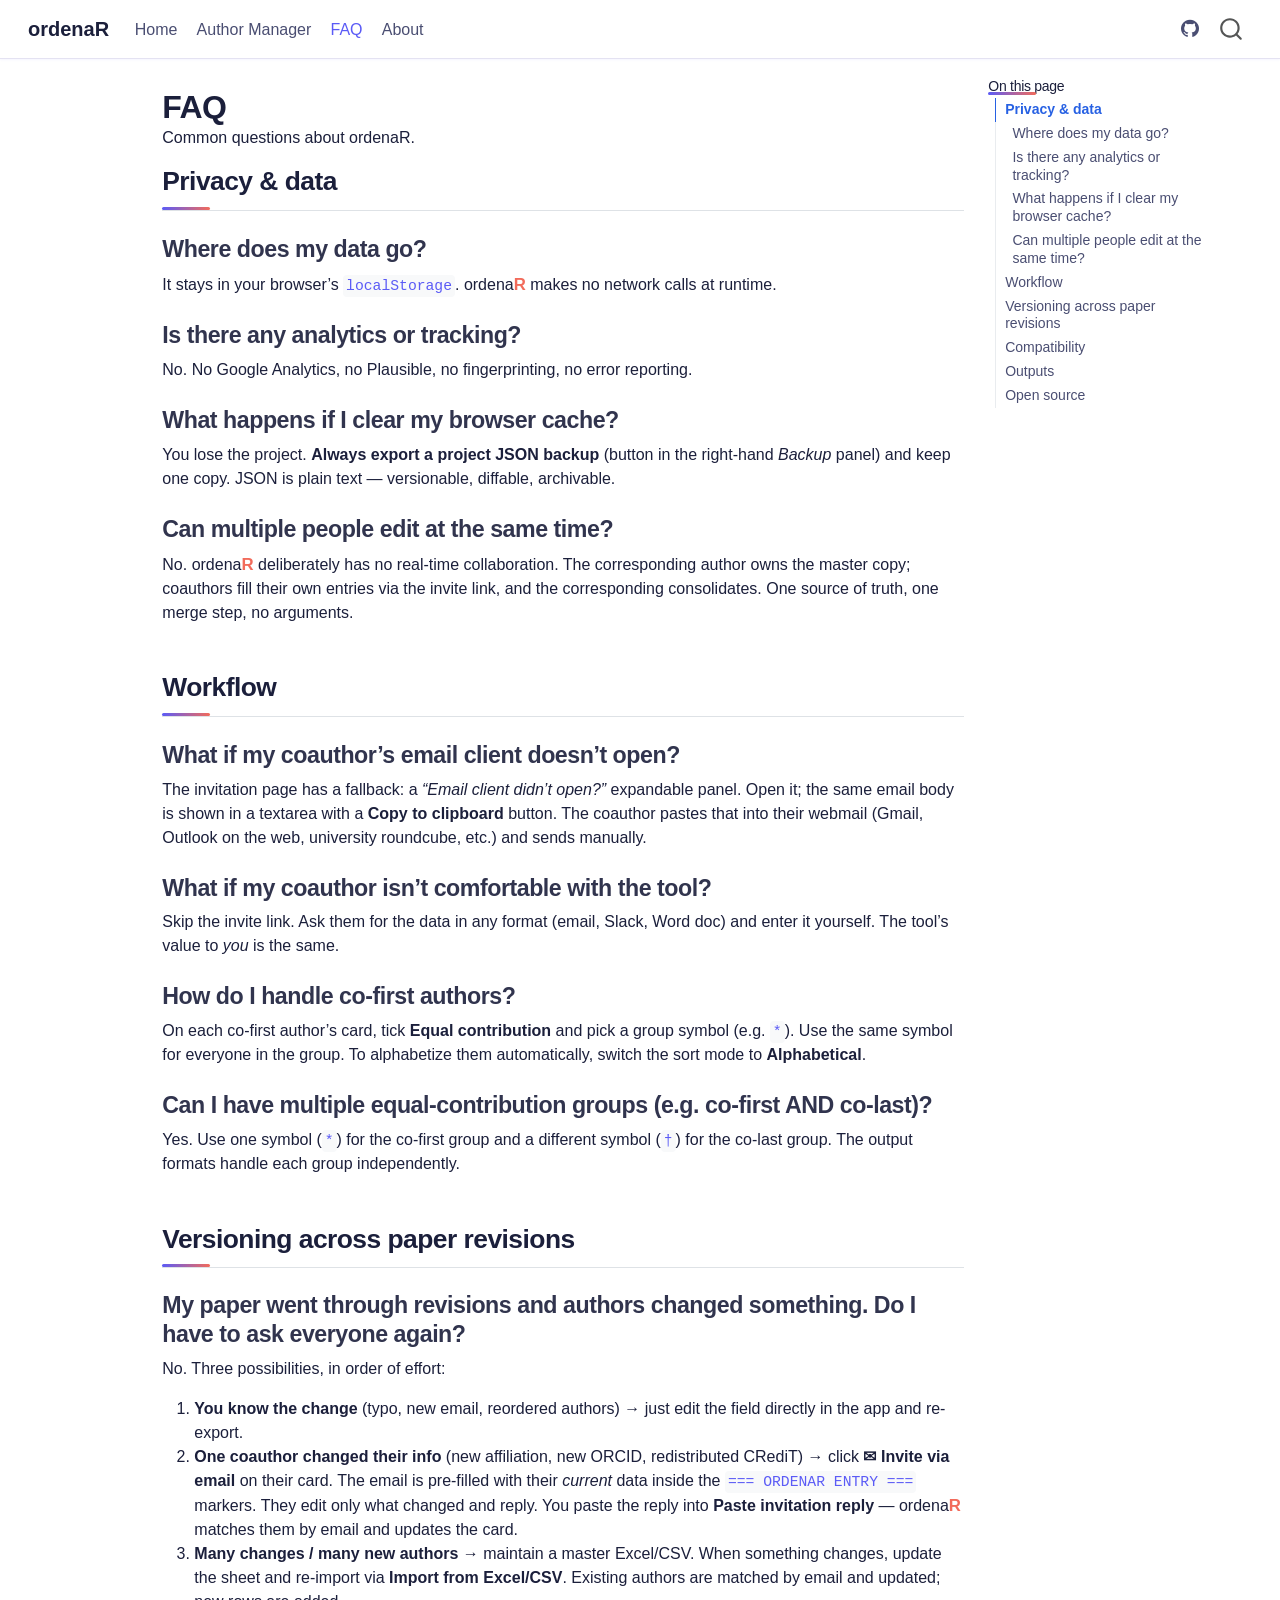
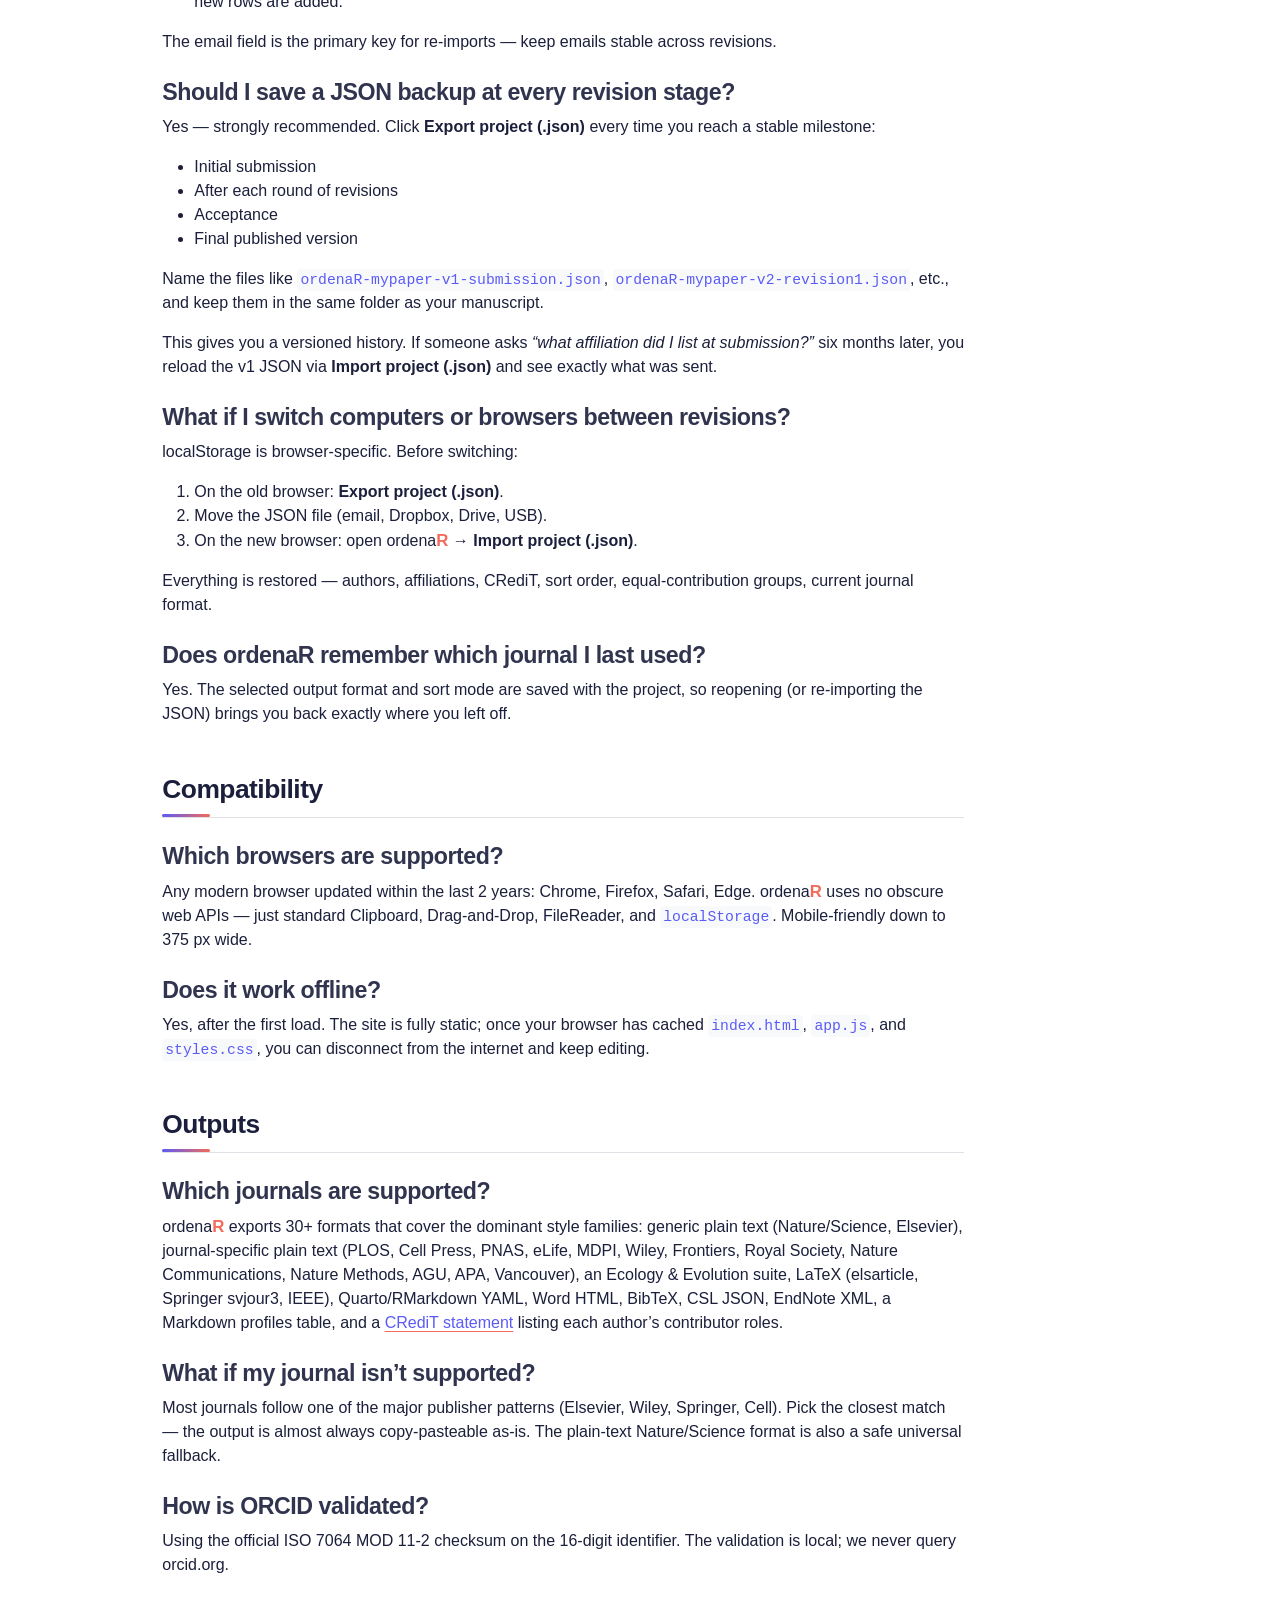
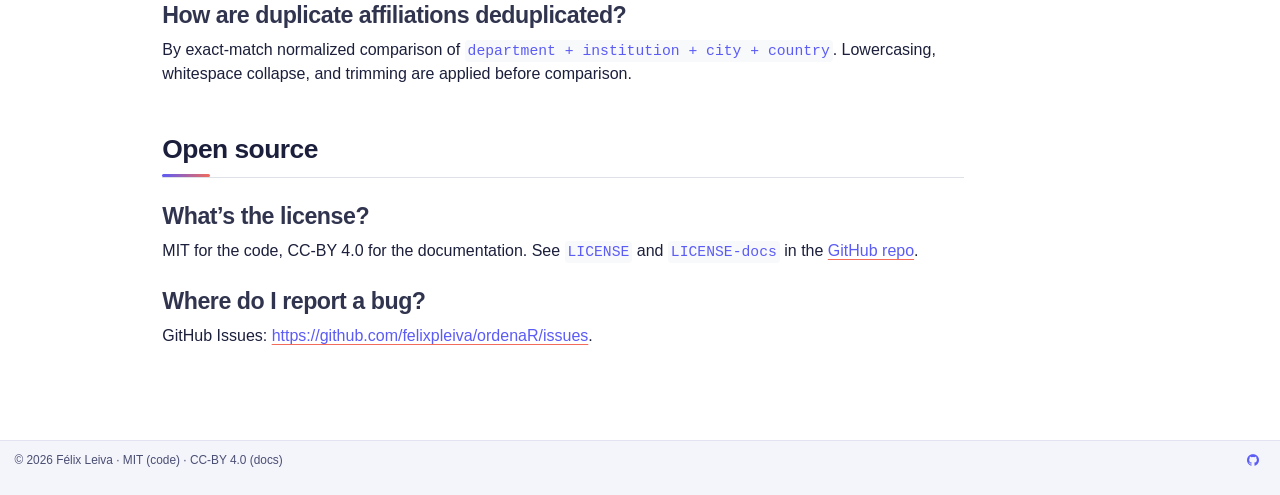
<file: faq.html>
<!DOCTYPE html>
<html xmlns="http://www.w3.org/1999/xhtml" lang="en" xml:lang="en"><head>

<meta charset="utf-8">
<meta name="generator" content="quarto-1.5.57">

<meta name="viewport" content="width=device-width, initial-scale=1.0, user-scalable=yes">

<meta name="description" content="Common questions about ordenaR.">

<title>FAQ – ordenaR</title>
<style>
code{white-space: pre-wrap;}
span.smallcaps{font-variant: small-caps;}
div.columns{display: flex; gap: min(4vw, 1.5em);}
div.column{flex: auto; overflow-x: auto;}
div.hanging-indent{margin-left: 1.5em; text-indent: -1.5em;}
ul.task-list{list-style: none;}
ul.task-list li input[type="checkbox"] {
  width: 0.8em;
  margin: 0 0.8em 0.2em -1em; /* quarto-specific, see https://github.com/quarto-dev/quarto-cli/issues/4556 */ 
  vertical-align: middle;
}
</style>


<script src="site_libs/quarto-nav/quarto-nav.js"></script>
<script src="site_libs/clipboard/clipboard.min.js"></script>
<script src="site_libs/quarto-search/autocomplete.umd.js"></script>
<script src="site_libs/quarto-search/fuse.min.js"></script>
<script src="site_libs/quarto-search/quarto-search.js"></script>
<meta name="quarto:offset" content="./">
<script src="site_libs/quarto-html/quarto.js"></script>
<script src="site_libs/quarto-html/popper.min.js"></script>
<script src="site_libs/quarto-html/tippy.umd.min.js"></script>
<script src="site_libs/quarto-html/anchor.min.js"></script>
<link href="site_libs/quarto-html/tippy.css" rel="stylesheet">
<link href="site_libs/quarto-html/quarto-syntax-highlighting.css" rel="stylesheet" id="quarto-text-highlighting-styles">
<script src="site_libs/bootstrap/bootstrap.min.js"></script>
<link href="site_libs/bootstrap/bootstrap-icons.css" rel="stylesheet">
<link href="site_libs/bootstrap/bootstrap.min.css" rel="stylesheet" id="quarto-bootstrap" data-mode="light">
<script id="quarto-search-options" type="application/json">{
  "location": "navbar",
  "copy-button": false,
  "collapse-after": 3,
  "panel-placement": "end",
  "type": "overlay",
  "limit": 50,
  "keyboard-shortcut": [
    "f",
    "/",
    "s"
  ],
  "show-item-context": false,
  "language": {
    "search-no-results-text": "No results",
    "search-matching-documents-text": "matching documents",
    "search-copy-link-title": "Copy link to search",
    "search-hide-matches-text": "Hide additional matches",
    "search-more-match-text": "more match in this document",
    "search-more-matches-text": "more matches in this document",
    "search-clear-button-title": "Clear",
    "search-text-placeholder": "",
    "search-detached-cancel-button-title": "Cancel",
    "search-submit-button-title": "Submit",
    "search-label": "Search"
  }
}</script>
<style>html{ scroll-behavior: smooth; }</style>


<link rel="stylesheet" href="styles.css">
</head>

<body class="nav-fixed">

<div id="quarto-search-results"></div>
  <header id="quarto-header" class="headroom fixed-top">
    <nav class="navbar navbar-expand-lg " data-bs-theme="dark">
      <div class="navbar-container container-fluid">
      <div class="navbar-brand-container mx-auto">
    <a class="navbar-brand" href="./index.html">
    <span class="navbar-title">ordenaR</span>
    </a>
  </div>
            <div id="quarto-search" class="" title="Search"></div>
          <button class="navbar-toggler" type="button" data-bs-toggle="collapse" data-bs-target="#navbarCollapse" aria-controls="navbarCollapse" role="menu" aria-expanded="false" aria-label="Toggle navigation" onclick="if (window.quartoToggleHeadroom) { window.quartoToggleHeadroom(); }">
  <span class="navbar-toggler-icon"></span>
</button>
          <div class="collapse navbar-collapse" id="navbarCollapse">
            <ul class="navbar-nav navbar-nav-scroll me-auto">
  <li class="nav-item">
    <a class="nav-link" href="./index.html"> 
<span class="menu-text">Home</span></a>
  </li>  
  <li class="nav-item">
    <a class="nav-link" href="./author-manager.html"> 
<span class="menu-text">Author Manager</span></a>
  </li>  
  <li class="nav-item">
    <a class="nav-link active" href="./faq.html" aria-current="page"> 
<span class="menu-text">FAQ</span></a>
  </li>  
  <li class="nav-item">
    <a class="nav-link" href="./about.html"> 
<span class="menu-text">About</span></a>
  </li>  
</ul>
            <ul class="navbar-nav navbar-nav-scroll ms-auto">
  <li class="nav-item compact">
    <a class="nav-link" href="https://github.com/felixpleiva/ordenaR"> <i class="bi bi-github" role="img" aria-label="GitHub repository">
</i> 
<span class="menu-text"></span></a>
  </li>  
</ul>
          </div> <!-- /navcollapse -->
            <div class="quarto-navbar-tools">
</div>
      </div> <!-- /container-fluid -->
    </nav>
</header>
<!-- content -->
<div id="quarto-content" class="quarto-container page-columns page-rows-contents page-layout-article page-navbar">
<!-- sidebar -->
<!-- margin-sidebar -->
    <div id="quarto-margin-sidebar" class="sidebar margin-sidebar">
        <nav id="TOC" role="doc-toc" class="toc-active">
    <h2 id="toc-title">On this page</h2>
   
  <ul>
  <li><a href="#privacy-data" id="toc-privacy-data" class="nav-link active" data-scroll-target="#privacy-data">Privacy &amp; data</a>
  <ul class="collapse">
  <li><a href="#where-does-my-data-go" id="toc-where-does-my-data-go" class="nav-link" data-scroll-target="#where-does-my-data-go">Where does my data go?</a></li>
  <li><a href="#is-there-any-analytics-or-tracking" id="toc-is-there-any-analytics-or-tracking" class="nav-link" data-scroll-target="#is-there-any-analytics-or-tracking">Is there any analytics or tracking?</a></li>
  <li><a href="#what-happens-if-i-clear-my-browser-cache" id="toc-what-happens-if-i-clear-my-browser-cache" class="nav-link" data-scroll-target="#what-happens-if-i-clear-my-browser-cache">What happens if I clear my browser cache?</a></li>
  <li><a href="#can-multiple-people-edit-at-the-same-time" id="toc-can-multiple-people-edit-at-the-same-time" class="nav-link" data-scroll-target="#can-multiple-people-edit-at-the-same-time">Can multiple people edit at the same time?</a></li>
  </ul></li>
  <li><a href="#workflow" id="toc-workflow" class="nav-link" data-scroll-target="#workflow">Workflow</a>
  <ul class="collapse">
  <li><a href="#what-if-my-coauthors-email-client-doesnt-open" id="toc-what-if-my-coauthors-email-client-doesnt-open" class="nav-link" data-scroll-target="#what-if-my-coauthors-email-client-doesnt-open">What if my coauthor’s email client doesn’t open?</a></li>
  <li><a href="#what-if-my-coauthor-isnt-comfortable-with-the-tool" id="toc-what-if-my-coauthor-isnt-comfortable-with-the-tool" class="nav-link" data-scroll-target="#what-if-my-coauthor-isnt-comfortable-with-the-tool">What if my coauthor isn’t comfortable with the tool?</a></li>
  <li><a href="#how-do-i-handle-co-first-authors" id="toc-how-do-i-handle-co-first-authors" class="nav-link" data-scroll-target="#how-do-i-handle-co-first-authors">How do I handle co-first authors?</a></li>
  <li><a href="#can-i-have-multiple-equal-contribution-groups-e.g.-co-first-and-co-last" id="toc-can-i-have-multiple-equal-contribution-groups-e.g.-co-first-and-co-last" class="nav-link" data-scroll-target="#can-i-have-multiple-equal-contribution-groups-e.g.-co-first-and-co-last">Can I have multiple equal-contribution groups (e.g.&nbsp;co-first AND co-last)?</a></li>
  </ul></li>
  <li><a href="#versioning-across-paper-revisions" id="toc-versioning-across-paper-revisions" class="nav-link" data-scroll-target="#versioning-across-paper-revisions">Versioning across paper revisions</a>
  <ul class="collapse">
  <li><a href="#my-paper-went-through-revisions-and-authors-changed-something.-do-i-have-to-ask-everyone-again" id="toc-my-paper-went-through-revisions-and-authors-changed-something.-do-i-have-to-ask-everyone-again" class="nav-link" data-scroll-target="#my-paper-went-through-revisions-and-authors-changed-something.-do-i-have-to-ask-everyone-again">My paper went through revisions and authors changed something. Do I have to ask everyone again?</a></li>
  <li><a href="#should-i-save-a-json-backup-at-every-revision-stage" id="toc-should-i-save-a-json-backup-at-every-revision-stage" class="nav-link" data-scroll-target="#should-i-save-a-json-backup-at-every-revision-stage">Should I save a JSON backup at every revision stage?</a></li>
  <li><a href="#what-if-i-switch-computers-or-browsers-between-revisions" id="toc-what-if-i-switch-computers-or-browsers-between-revisions" class="nav-link" data-scroll-target="#what-if-i-switch-computers-or-browsers-between-revisions">What if I switch computers or browsers between revisions?</a></li>
  <li><a href="#does-ordenar-remember-which-journal-i-last-used" id="toc-does-ordenar-remember-which-journal-i-last-used" class="nav-link" data-scroll-target="#does-ordenar-remember-which-journal-i-last-used">Does ordenaR remember which journal I last used?</a></li>
  </ul></li>
  <li><a href="#compatibility" id="toc-compatibility" class="nav-link" data-scroll-target="#compatibility">Compatibility</a>
  <ul class="collapse">
  <li><a href="#which-browsers-are-supported" id="toc-which-browsers-are-supported" class="nav-link" data-scroll-target="#which-browsers-are-supported">Which browsers are supported?</a></li>
  <li><a href="#does-it-work-offline" id="toc-does-it-work-offline" class="nav-link" data-scroll-target="#does-it-work-offline">Does it work offline?</a></li>
  </ul></li>
  <li><a href="#outputs" id="toc-outputs" class="nav-link" data-scroll-target="#outputs">Outputs</a>
  <ul class="collapse">
  <li><a href="#which-journals-are-supported" id="toc-which-journals-are-supported" class="nav-link" data-scroll-target="#which-journals-are-supported">Which journals are supported?</a></li>
  <li><a href="#what-if-my-journal-isnt-supported" id="toc-what-if-my-journal-isnt-supported" class="nav-link" data-scroll-target="#what-if-my-journal-isnt-supported">What if my journal isn’t supported?</a></li>
  <li><a href="#how-is-orcid-validated" id="toc-how-is-orcid-validated" class="nav-link" data-scroll-target="#how-is-orcid-validated">How is ORCID validated?</a></li>
  <li><a href="#how-are-duplicate-affiliations-deduplicated" id="toc-how-are-duplicate-affiliations-deduplicated" class="nav-link" data-scroll-target="#how-are-duplicate-affiliations-deduplicated">How are duplicate affiliations deduplicated?</a></li>
  </ul></li>
  <li><a href="#open-source" id="toc-open-source" class="nav-link" data-scroll-target="#open-source">Open source</a>
  <ul class="collapse">
  <li><a href="#whats-the-license" id="toc-whats-the-license" class="nav-link" data-scroll-target="#whats-the-license">What’s the license?</a></li>
  <li><a href="#where-do-i-report-a-bug" id="toc-where-do-i-report-a-bug" class="nav-link" data-scroll-target="#where-do-i-report-a-bug">Where do I report a bug?</a></li>
  </ul></li>
  </ul>
</nav>
    </div>
<!-- main -->
<main class="content" id="quarto-document-content">

<header id="title-block-header" class="quarto-title-block default">
<div class="quarto-title">
<h1 class="title">FAQ</h1>
</div>

<div>
  <div class="description">
    Common questions about ordenaR.
  </div>
</div>


<div class="quarto-title-meta">

    
  
    
  </div>
  


</header>


<section id="privacy-data" class="level2">
<h2 class="anchored" data-anchor-id="privacy-data">Privacy &amp; data</h2>
<section id="where-does-my-data-go" class="level3">
<h3 class="anchored" data-anchor-id="where-does-my-data-go">Where does my data go?</h3>
<p>It stays in your browser’s <code>localStorage</code>. ordena<span class="brand-r">R</span> makes no network calls at runtime.</p>
</section>
<section id="is-there-any-analytics-or-tracking" class="level3">
<h3 class="anchored" data-anchor-id="is-there-any-analytics-or-tracking">Is there any analytics or tracking?</h3>
<p>No.&nbsp;No Google Analytics, no Plausible, no fingerprinting, no error reporting.</p>
</section>
<section id="what-happens-if-i-clear-my-browser-cache" class="level3">
<h3 class="anchored" data-anchor-id="what-happens-if-i-clear-my-browser-cache">What happens if I clear my browser cache?</h3>
<p>You lose the project. <strong>Always export a project JSON backup</strong> (button in the right-hand <em>Backup</em> panel) and keep one copy. JSON is plain text — versionable, diffable, archivable.</p>
</section>
<section id="can-multiple-people-edit-at-the-same-time" class="level3">
<h3 class="anchored" data-anchor-id="can-multiple-people-edit-at-the-same-time">Can multiple people edit at the same time?</h3>
<p>No.&nbsp;ordena<span class="brand-r">R</span> deliberately has no real-time collaboration. The corresponding author owns the master copy; coauthors fill their own entries via the invite link, and the corresponding consolidates. One source of truth, one merge step, no arguments.</p>
</section>
</section>
<section id="workflow" class="level2">
<h2 class="anchored" data-anchor-id="workflow">Workflow</h2>
<section id="what-if-my-coauthors-email-client-doesnt-open" class="level3">
<h3 class="anchored" data-anchor-id="what-if-my-coauthors-email-client-doesnt-open">What if my coauthor’s email client doesn’t open?</h3>
<p>The invitation page has a fallback: a <em>“Email client didn’t open?”</em> expandable panel. Open it; the same email body is shown in a textarea with a <strong>Copy to clipboard</strong> button. The coauthor pastes that into their webmail (Gmail, Outlook on the web, university roundcube, etc.) and sends manually.</p>
</section>
<section id="what-if-my-coauthor-isnt-comfortable-with-the-tool" class="level3">
<h3 class="anchored" data-anchor-id="what-if-my-coauthor-isnt-comfortable-with-the-tool">What if my coauthor isn’t comfortable with the tool?</h3>
<p>Skip the invite link. Ask them for the data in any format (email, Slack, Word doc) and enter it yourself. The tool’s value to <em>you</em> is the same.</p>
</section>
<section id="how-do-i-handle-co-first-authors" class="level3">
<h3 class="anchored" data-anchor-id="how-do-i-handle-co-first-authors">How do I handle co-first authors?</h3>
<p>On each co-first author’s card, tick <strong>Equal contribution</strong> and pick a group symbol (e.g.&nbsp;<code>*</code>). Use the same symbol for everyone in the group. To alphabetize them automatically, switch the sort mode to <strong>Alphabetical</strong>.</p>
</section>
<section id="can-i-have-multiple-equal-contribution-groups-e.g.-co-first-and-co-last" class="level3">
<h3 class="anchored" data-anchor-id="can-i-have-multiple-equal-contribution-groups-e.g.-co-first-and-co-last">Can I have multiple equal-contribution groups (e.g.&nbsp;co-first AND co-last)?</h3>
<p>Yes. Use one symbol (<code>*</code>) for the co-first group and a different symbol (<code>†</code>) for the co-last group. The output formats handle each group independently.</p>
</section>
</section>
<section id="versioning-across-paper-revisions" class="level2">
<h2 class="anchored" data-anchor-id="versioning-across-paper-revisions">Versioning across paper revisions</h2>
<section id="my-paper-went-through-revisions-and-authors-changed-something.-do-i-have-to-ask-everyone-again" class="level3">
<h3 class="anchored" data-anchor-id="my-paper-went-through-revisions-and-authors-changed-something.-do-i-have-to-ask-everyone-again">My paper went through revisions and authors changed something. Do I have to ask everyone again?</h3>
<p>No.&nbsp;Three possibilities, in order of effort:</p>
<ol type="1">
<li><strong>You know the change</strong> (typo, new email, reordered authors) → just edit the field directly in the app and re-export.</li>
<li><strong>One coauthor changed their info</strong> (new affiliation, new ORCID, redistributed CRediT) → click <strong>✉ Invite via email</strong> on their card. The email is pre-filled with their <em>current</em> data inside the <code>=== ORDENAR ENTRY ===</code> markers. They edit only what changed and reply. You paste the reply into <strong>Paste invitation reply</strong> — ordena<span class="brand-r">R</span> matches them by email and updates the card.</li>
<li><strong>Many changes / many new authors</strong> → maintain a master Excel/CSV. When something changes, update the sheet and re-import via <strong>Import from Excel/CSV</strong>. Existing authors are matched by email and updated; new rows are added.</li>
</ol>
<p>The email field is the primary key for re-imports — keep emails stable across revisions.</p>
</section>
<section id="should-i-save-a-json-backup-at-every-revision-stage" class="level3">
<h3 class="anchored" data-anchor-id="should-i-save-a-json-backup-at-every-revision-stage">Should I save a JSON backup at every revision stage?</h3>
<p>Yes — strongly recommended. Click <strong>Export project (.json)</strong> every time you reach a stable milestone:</p>
<ul>
<li>Initial submission</li>
<li>After each round of revisions</li>
<li>Acceptance</li>
<li>Final published version</li>
</ul>
<p>Name the files like <code>ordenaR-mypaper-v1-submission.json</code>, <code>ordenaR-mypaper-v2-revision1.json</code>, etc., and keep them in the same folder as your manuscript.</p>
<p>This gives you a versioned history. If someone asks <em>“what affiliation did I list at submission?”</em> six months later, you reload the v1 JSON via <strong>Import project (.json)</strong> and see exactly what was sent.</p>
</section>
<section id="what-if-i-switch-computers-or-browsers-between-revisions" class="level3">
<h3 class="anchored" data-anchor-id="what-if-i-switch-computers-or-browsers-between-revisions">What if I switch computers or browsers between revisions?</h3>
<p>localStorage is browser-specific. Before switching:</p>
<ol type="1">
<li>On the old browser: <strong>Export project (.json)</strong>.</li>
<li>Move the JSON file (email, Dropbox, Drive, USB).</li>
<li>On the new browser: open ordena<span class="brand-r">R</span> → <strong>Import project (.json)</strong>.</li>
</ol>
<p>Everything is restored — authors, affiliations, CRediT, sort order, equal-contribution groups, current journal format.</p>
</section>
<section id="does-ordenar-remember-which-journal-i-last-used" class="level3">
<h3 class="anchored" data-anchor-id="does-ordenar-remember-which-journal-i-last-used">Does ordenaR remember which journal I last used?</h3>
<p>Yes. The selected output format and sort mode are saved with the project, so reopening (or re-importing the JSON) brings you back exactly where you left off.</p>
</section>
</section>
<section id="compatibility" class="level2">
<h2 class="anchored" data-anchor-id="compatibility">Compatibility</h2>
<section id="which-browsers-are-supported" class="level3">
<h3 class="anchored" data-anchor-id="which-browsers-are-supported">Which browsers are supported?</h3>
<p>Any modern browser updated within the last 2 years: Chrome, Firefox, Safari, Edge. ordena<span class="brand-r">R</span> uses no obscure web APIs — just standard Clipboard, Drag-and-Drop, FileReader, and <code>localStorage</code>. Mobile-friendly down to 375 px wide.</p>
</section>
<section id="does-it-work-offline" class="level3">
<h3 class="anchored" data-anchor-id="does-it-work-offline">Does it work offline?</h3>
<p>Yes, after the first load. The site is fully static; once your browser has cached <code>index.html</code>, <code>app.js</code>, and <code>styles.css</code>, you can disconnect from the internet and keep editing.</p>
</section>
</section>
<section id="outputs" class="level2">
<h2 class="anchored" data-anchor-id="outputs">Outputs</h2>
<section id="which-journals-are-supported" class="level3">
<h3 class="anchored" data-anchor-id="which-journals-are-supported">Which journals are supported?</h3>
<p>ordena<span class="brand-r">R</span> exports 30+ formats that cover the dominant style families: generic plain text (Nature/Science, Elsevier), journal-specific plain text (PLOS, Cell Press, PNAS, eLife, MDPI, Wiley, Frontiers, Royal Society, Nature Communications, Nature Methods, AGU, APA, Vancouver), an Ecology &amp; Evolution suite, LaTeX (elsarticle, Springer svjour3, IEEE), Quarto/RMarkdown YAML, Word HTML, BibTeX, CSL JSON, EndNote XML, a Markdown profiles table, and a <a href="https://credit.niso.org/">CRediT statement</a> listing each author’s contributor roles.</p>
</section>
<section id="what-if-my-journal-isnt-supported" class="level3">
<h3 class="anchored" data-anchor-id="what-if-my-journal-isnt-supported">What if my journal isn’t supported?</h3>
<p>Most journals follow one of the major publisher patterns (Elsevier, Wiley, Springer, Cell). Pick the closest match — the output is almost always copy-pasteable as-is. The plain-text Nature/Science format is also a safe universal fallback.</p>
</section>
<section id="how-is-orcid-validated" class="level3">
<h3 class="anchored" data-anchor-id="how-is-orcid-validated">How is ORCID validated?</h3>
<p>Using the official ISO 7064 MOD 11-2 checksum on the 16-digit identifier. The validation is local; we never query orcid.org.</p>
</section>
<section id="how-are-duplicate-affiliations-deduplicated" class="level3">
<h3 class="anchored" data-anchor-id="how-are-duplicate-affiliations-deduplicated">How are duplicate affiliations deduplicated?</h3>
<p>By exact-match normalized comparison of <code>department + institution + city + country</code>. Lowercasing, whitespace collapse, and trimming are applied before comparison.</p>
</section>
</section>
<section id="open-source" class="level2">
<h2 class="anchored" data-anchor-id="open-source">Open source</h2>
<section id="whats-the-license" class="level3">
<h3 class="anchored" data-anchor-id="whats-the-license">What’s the license?</h3>
<p>MIT for the code, CC-BY 4.0 for the documentation. See <code>LICENSE</code> and <code>LICENSE-docs</code> in the <a href="https://github.com/felixpleiva/ordenaR">GitHub repo</a>.</p>
</section>
<section id="where-do-i-report-a-bug" class="level3">
<h3 class="anchored" data-anchor-id="where-do-i-report-a-bug">Where do I report a bug?</h3>
<p>GitHub Issues: <a href="https://github.com/felixpleiva/ordenaR/issues" class="uri">https://github.com/felixpleiva/ordenaR/issues</a>.</p>


</section>
</section>

</main> <!-- /main -->
<script id="quarto-html-after-body" type="application/javascript">
window.document.addEventListener("DOMContentLoaded", function (event) {
  const toggleBodyColorMode = (bsSheetEl) => {
    const mode = bsSheetEl.getAttribute("data-mode");
    const bodyEl = window.document.querySelector("body");
    if (mode === "dark") {
      bodyEl.classList.add("quarto-dark");
      bodyEl.classList.remove("quarto-light");
    } else {
      bodyEl.classList.add("quarto-light");
      bodyEl.classList.remove("quarto-dark");
    }
  }
  const toggleBodyColorPrimary = () => {
    const bsSheetEl = window.document.querySelector("link#quarto-bootstrap");
    if (bsSheetEl) {
      toggleBodyColorMode(bsSheetEl);
    }
  }
  toggleBodyColorPrimary();  
  const icon = "";
  const anchorJS = new window.AnchorJS();
  anchorJS.options = {
    placement: 'right',
    icon: icon
  };
  anchorJS.add('.anchored');
  const isCodeAnnotation = (el) => {
    for (const clz of el.classList) {
      if (clz.startsWith('code-annotation-')) {                     
        return true;
      }
    }
    return false;
  }
  const onCopySuccess = function(e) {
    // button target
    const button = e.trigger;
    // don't keep focus
    button.blur();
    // flash "checked"
    button.classList.add('code-copy-button-checked');
    var currentTitle = button.getAttribute("title");
    button.setAttribute("title", "Copied!");
    let tooltip;
    if (window.bootstrap) {
      button.setAttribute("data-bs-toggle", "tooltip");
      button.setAttribute("data-bs-placement", "left");
      button.setAttribute("data-bs-title", "Copied!");
      tooltip = new bootstrap.Tooltip(button, 
        { trigger: "manual", 
          customClass: "code-copy-button-tooltip",
          offset: [0, -8]});
      tooltip.show();    
    }
    setTimeout(function() {
      if (tooltip) {
        tooltip.hide();
        button.removeAttribute("data-bs-title");
        button.removeAttribute("data-bs-toggle");
        button.removeAttribute("data-bs-placement");
      }
      button.setAttribute("title", currentTitle);
      button.classList.remove('code-copy-button-checked');
    }, 1000);
    // clear code selection
    e.clearSelection();
  }
  const getTextToCopy = function(trigger) {
      const codeEl = trigger.previousElementSibling.cloneNode(true);
      for (const childEl of codeEl.children) {
        if (isCodeAnnotation(childEl)) {
          childEl.remove();
        }
      }
      return codeEl.innerText;
  }
  const clipboard = new window.ClipboardJS('.code-copy-button:not([data-in-quarto-modal])', {
    text: getTextToCopy
  });
  clipboard.on('success', onCopySuccess);
  if (window.document.getElementById('quarto-embedded-source-code-modal')) {
    // For code content inside modals, clipBoardJS needs to be initialized with a container option
    // TODO: Check when it could be a function (https://github.com/zenorocha/clipboard.js/issues/860)
    const clipboardModal = new window.ClipboardJS('.code-copy-button[data-in-quarto-modal]', {
      text: getTextToCopy,
      container: window.document.getElementById('quarto-embedded-source-code-modal')
    });
    clipboardModal.on('success', onCopySuccess);
  }
    var localhostRegex = new RegExp(/^(?:http|https):\/\/localhost\:?[0-9]*\//);
    var mailtoRegex = new RegExp(/^mailto:/);
      var filterRegex = new RegExp("https:\/\/felixpleiva\.github\.io\/ordenaR\/");
    var isInternal = (href) => {
        return filterRegex.test(href) || localhostRegex.test(href) || mailtoRegex.test(href);
    }
    // Inspect non-navigation links and adorn them if external
 	var links = window.document.querySelectorAll('a[href]:not(.nav-link):not(.navbar-brand):not(.toc-action):not(.sidebar-link):not(.sidebar-item-toggle):not(.pagination-link):not(.no-external):not([aria-hidden]):not(.dropdown-item):not(.quarto-navigation-tool):not(.about-link)');
    for (var i=0; i<links.length; i++) {
      const link = links[i];
      if (!isInternal(link.href)) {
        // undo the damage that might have been done by quarto-nav.js in the case of
        // links that we want to consider external
        if (link.dataset.originalHref !== undefined) {
          link.href = link.dataset.originalHref;
        }
          // target, if specified
          link.setAttribute("target", "_blank");
          if (link.getAttribute("rel") === null) {
            link.setAttribute("rel", "noopener");
          }
      }
    }
  function tippyHover(el, contentFn, onTriggerFn, onUntriggerFn) {
    const config = {
      allowHTML: true,
      maxWidth: 500,
      delay: 100,
      arrow: false,
      appendTo: function(el) {
          return el.parentElement;
      },
      interactive: true,
      interactiveBorder: 10,
      theme: 'quarto',
      placement: 'bottom-start',
    };
    if (contentFn) {
      config.content = contentFn;
    }
    if (onTriggerFn) {
      config.onTrigger = onTriggerFn;
    }
    if (onUntriggerFn) {
      config.onUntrigger = onUntriggerFn;
    }
    window.tippy(el, config); 
  }
  const noterefs = window.document.querySelectorAll('a[role="doc-noteref"]');
  for (var i=0; i<noterefs.length; i++) {
    const ref = noterefs[i];
    tippyHover(ref, function() {
      // use id or data attribute instead here
      let href = ref.getAttribute('data-footnote-href') || ref.getAttribute('href');
      try { href = new URL(href).hash; } catch {}
      const id = href.replace(/^#\/?/, "");
      const note = window.document.getElementById(id);
      if (note) {
        return note.innerHTML;
      } else {
        return "";
      }
    });
  }
  const xrefs = window.document.querySelectorAll('a.quarto-xref');
  const processXRef = (id, note) => {
    // Strip column container classes
    const stripColumnClz = (el) => {
      el.classList.remove("page-full", "page-columns");
      if (el.children) {
        for (const child of el.children) {
          stripColumnClz(child);
        }
      }
    }
    stripColumnClz(note)
    if (id === null || id.startsWith('sec-')) {
      // Special case sections, only their first couple elements
      const container = document.createElement("div");
      if (note.children && note.children.length > 2) {
        container.appendChild(note.children[0].cloneNode(true));
        for (let i = 1; i < note.children.length; i++) {
          const child = note.children[i];
          if (child.tagName === "P" && child.innerText === "") {
            continue;
          } else {
            container.appendChild(child.cloneNode(true));
            break;
          }
        }
        if (window.Quarto?.typesetMath) {
          window.Quarto.typesetMath(container);
        }
        return container.innerHTML
      } else {
        if (window.Quarto?.typesetMath) {
          window.Quarto.typesetMath(note);
        }
        return note.innerHTML;
      }
    } else {
      // Remove any anchor links if they are present
      const anchorLink = note.querySelector('a.anchorjs-link');
      if (anchorLink) {
        anchorLink.remove();
      }
      if (window.Quarto?.typesetMath) {
        window.Quarto.typesetMath(note);
      }
      // TODO in 1.5, we should make sure this works without a callout special case
      if (note.classList.contains("callout")) {
        return note.outerHTML;
      } else {
        return note.innerHTML;
      }
    }
  }
  for (var i=0; i<xrefs.length; i++) {
    const xref = xrefs[i];
    tippyHover(xref, undefined, function(instance) {
      instance.disable();
      let url = xref.getAttribute('href');
      let hash = undefined; 
      if (url.startsWith('#')) {
        hash = url;
      } else {
        try { hash = new URL(url).hash; } catch {}
      }
      if (hash) {
        const id = hash.replace(/^#\/?/, "");
        const note = window.document.getElementById(id);
        if (note !== null) {
          try {
            const html = processXRef(id, note.cloneNode(true));
            instance.setContent(html);
          } finally {
            instance.enable();
            instance.show();
          }
        } else {
          // See if we can fetch this
          fetch(url.split('#')[0])
          .then(res => res.text())
          .then(html => {
            const parser = new DOMParser();
            const htmlDoc = parser.parseFromString(html, "text/html");
            const note = htmlDoc.getElementById(id);
            if (note !== null) {
              const html = processXRef(id, note);
              instance.setContent(html);
            } 
          }).finally(() => {
            instance.enable();
            instance.show();
          });
        }
      } else {
        // See if we can fetch a full url (with no hash to target)
        // This is a special case and we should probably do some content thinning / targeting
        fetch(url)
        .then(res => res.text())
        .then(html => {
          const parser = new DOMParser();
          const htmlDoc = parser.parseFromString(html, "text/html");
          const note = htmlDoc.querySelector('main.content');
          if (note !== null) {
            // This should only happen for chapter cross references
            // (since there is no id in the URL)
            // remove the first header
            if (note.children.length > 0 && note.children[0].tagName === "HEADER") {
              note.children[0].remove();
            }
            const html = processXRef(null, note);
            instance.setContent(html);
          } 
        }).finally(() => {
          instance.enable();
          instance.show();
        });
      }
    }, function(instance) {
    });
  }
      let selectedAnnoteEl;
      const selectorForAnnotation = ( cell, annotation) => {
        let cellAttr = 'data-code-cell="' + cell + '"';
        let lineAttr = 'data-code-annotation="' +  annotation + '"';
        const selector = 'span[' + cellAttr + '][' + lineAttr + ']';
        return selector;
      }
      const selectCodeLines = (annoteEl) => {
        const doc = window.document;
        const targetCell = annoteEl.getAttribute("data-target-cell");
        const targetAnnotation = annoteEl.getAttribute("data-target-annotation");
        const annoteSpan = window.document.querySelector(selectorForAnnotation(targetCell, targetAnnotation));
        const lines = annoteSpan.getAttribute("data-code-lines").split(",");
        const lineIds = lines.map((line) => {
          return targetCell + "-" + line;
        })
        let top = null;
        let height = null;
        let parent = null;
        if (lineIds.length > 0) {
            //compute the position of the single el (top and bottom and make a div)
            const el = window.document.getElementById(lineIds[0]);
            top = el.offsetTop;
            height = el.offsetHeight;
            parent = el.parentElement.parentElement;
          if (lineIds.length > 1) {
            const lastEl = window.document.getElementById(lineIds[lineIds.length - 1]);
            const bottom = lastEl.offsetTop + lastEl.offsetHeight;
            height = bottom - top;
          }
          if (top !== null && height !== null && parent !== null) {
            // cook up a div (if necessary) and position it 
            let div = window.document.getElementById("code-annotation-line-highlight");
            if (div === null) {
              div = window.document.createElement("div");
              div.setAttribute("id", "code-annotation-line-highlight");
              div.style.position = 'absolute';
              parent.appendChild(div);
            }
            div.style.top = top - 2 + "px";
            div.style.height = height + 4 + "px";
            div.style.left = 0;
            let gutterDiv = window.document.getElementById("code-annotation-line-highlight-gutter");
            if (gutterDiv === null) {
              gutterDiv = window.document.createElement("div");
              gutterDiv.setAttribute("id", "code-annotation-line-highlight-gutter");
              gutterDiv.style.position = 'absolute';
              const codeCell = window.document.getElementById(targetCell);
              const gutter = codeCell.querySelector('.code-annotation-gutter');
              gutter.appendChild(gutterDiv);
            }
            gutterDiv.style.top = top - 2 + "px";
            gutterDiv.style.height = height + 4 + "px";
          }
          selectedAnnoteEl = annoteEl;
        }
      };
      const unselectCodeLines = () => {
        const elementsIds = ["code-annotation-line-highlight", "code-annotation-line-highlight-gutter"];
        elementsIds.forEach((elId) => {
          const div = window.document.getElementById(elId);
          if (div) {
            div.remove();
          }
        });
        selectedAnnoteEl = undefined;
      };
        // Handle positioning of the toggle
    window.addEventListener(
      "resize",
      throttle(() => {
        elRect = undefined;
        if (selectedAnnoteEl) {
          selectCodeLines(selectedAnnoteEl);
        }
      }, 10)
    );
    function throttle(fn, ms) {
    let throttle = false;
    let timer;
      return (...args) => {
        if(!throttle) { // first call gets through
            fn.apply(this, args);
            throttle = true;
        } else { // all the others get throttled
            if(timer) clearTimeout(timer); // cancel #2
            timer = setTimeout(() => {
              fn.apply(this, args);
              timer = throttle = false;
            }, ms);
        }
      };
    }
      // Attach click handler to the DT
      const annoteDls = window.document.querySelectorAll('dt[data-target-cell]');
      for (const annoteDlNode of annoteDls) {
        annoteDlNode.addEventListener('click', (event) => {
          const clickedEl = event.target;
          if (clickedEl !== selectedAnnoteEl) {
            unselectCodeLines();
            const activeEl = window.document.querySelector('dt[data-target-cell].code-annotation-active');
            if (activeEl) {
              activeEl.classList.remove('code-annotation-active');
            }
            selectCodeLines(clickedEl);
            clickedEl.classList.add('code-annotation-active');
          } else {
            // Unselect the line
            unselectCodeLines();
            clickedEl.classList.remove('code-annotation-active');
          }
        });
      }
  const findCites = (el) => {
    const parentEl = el.parentElement;
    if (parentEl) {
      const cites = parentEl.dataset.cites;
      if (cites) {
        return {
          el,
          cites: cites.split(' ')
        };
      } else {
        return findCites(el.parentElement)
      }
    } else {
      return undefined;
    }
  };
  var bibliorefs = window.document.querySelectorAll('a[role="doc-biblioref"]');
  for (var i=0; i<bibliorefs.length; i++) {
    const ref = bibliorefs[i];
    const citeInfo = findCites(ref);
    if (citeInfo) {
      tippyHover(citeInfo.el, function() {
        var popup = window.document.createElement('div');
        citeInfo.cites.forEach(function(cite) {
          var citeDiv = window.document.createElement('div');
          citeDiv.classList.add('hanging-indent');
          citeDiv.classList.add('csl-entry');
          var biblioDiv = window.document.getElementById('ref-' + cite);
          if (biblioDiv) {
            citeDiv.innerHTML = biblioDiv.innerHTML;
          }
          popup.appendChild(citeDiv);
        });
        return popup.innerHTML;
      });
    }
  }
});
</script>
</div> <!-- /content -->
<footer class="footer">
  <div class="nav-footer">
    <div class="nav-footer-left">
<p>© 2026 Félix Leiva · MIT (code) · CC-BY 4.0 (docs)</p>
</div>   
    <div class="nav-footer-center">
      &nbsp;
    </div>
    <div class="nav-footer-right">
      <ul class="footer-items list-unstyled">
    <li class="nav-item compact">
    <a class="nav-link" href="https://github.com/felixpleiva/ordenaR">
      <i class="bi bi-github" role="img">
</i> 
    </a>
  </li>  
</ul>
    </div>
  </div>
</footer>




<script src="site_libs/quarto-html/zenscroll-min.js"></script>
</body></html>
</file>
<file: site_libs/quarto-html/tippy.css>
.tippy-box[data-animation=fade][data-state=hidden]{opacity:0}[data-tippy-root]{max-width:calc(100vw - 10px)}.tippy-box{position:relative;background-color:#333;color:#fff;border-radius:4px;font-size:14px;line-height:1.4;white-space:normal;outline:0;transition-property:transform,visibility,opacity}.tippy-box[data-placement^=top]>.tippy-arrow{bottom:0}.tippy-box[data-placement^=top]>.tippy-arrow:before{bottom:-7px;left:0;border-width:8px 8px 0;border-top-color:initial;transform-origin:center top}.tippy-box[data-placement^=bottom]>.tippy-arrow{top:0}.tippy-box[data-placement^=bottom]>.tippy-arrow:before{top:-7px;left:0;border-width:0 8px 8px;border-bottom-color:initial;transform-origin:center bottom}.tippy-box[data-placement^=left]>.tippy-arrow{right:0}.tippy-box[data-placement^=left]>.tippy-arrow:before{border-width:8px 0 8px 8px;border-left-color:initial;right:-7px;transform-origin:center left}.tippy-box[data-placement^=right]>.tippy-arrow{left:0}.tippy-box[data-placement^=right]>.tippy-arrow:before{left:-7px;border-width:8px 8px 8px 0;border-right-color:initial;transform-origin:center right}.tippy-box[data-inertia][data-state=visible]{transition-timing-function:cubic-bezier(.54,1.5,.38,1.11)}.tippy-arrow{width:16px;height:16px;color:#333}.tippy-arrow:before{content:"";position:absolute;border-color:transparent;border-style:solid}.tippy-content{position:relative;padding:5px 9px;z-index:1}
</file>
<file: site_libs/quarto-html/quarto-syntax-highlighting.css>
/* quarto syntax highlight colors */
:root {
  --quarto-hl-ot-color: #003B4F;
  --quarto-hl-at-color: #657422;
  --quarto-hl-ss-color: #20794D;
  --quarto-hl-an-color: #5E5E5E;
  --quarto-hl-fu-color: #4758AB;
  --quarto-hl-st-color: #20794D;
  --quarto-hl-cf-color: #003B4F;
  --quarto-hl-op-color: #5E5E5E;
  --quarto-hl-er-color: #AD0000;
  --quarto-hl-bn-color: #AD0000;
  --quarto-hl-al-color: #AD0000;
  --quarto-hl-va-color: #111111;
  --quarto-hl-bu-color: inherit;
  --quarto-hl-ex-color: inherit;
  --quarto-hl-pp-color: #AD0000;
  --quarto-hl-in-color: #5E5E5E;
  --quarto-hl-vs-color: #20794D;
  --quarto-hl-wa-color: #5E5E5E;
  --quarto-hl-do-color: #5E5E5E;
  --quarto-hl-im-color: #00769E;
  --quarto-hl-ch-color: #20794D;
  --quarto-hl-dt-color: #AD0000;
  --quarto-hl-fl-color: #AD0000;
  --quarto-hl-co-color: #5E5E5E;
  --quarto-hl-cv-color: #5E5E5E;
  --quarto-hl-cn-color: #8f5902;
  --quarto-hl-sc-color: #5E5E5E;
  --quarto-hl-dv-color: #AD0000;
  --quarto-hl-kw-color: #003B4F;
}

/* other quarto variables */
:root {
  --quarto-font-monospace: SFMono-Regular, Menlo, Monaco, Consolas, "Liberation Mono", "Courier New", monospace;
}

pre > code.sourceCode > span {
  color: #003B4F;
}

code span {
  color: #003B4F;
}

code.sourceCode > span {
  color: #003B4F;
}

div.sourceCode,
div.sourceCode pre.sourceCode {
  color: #003B4F;
}

code span.ot {
  color: #003B4F;
  font-style: inherit;
}

code span.at {
  color: #657422;
  font-style: inherit;
}

code span.ss {
  color: #20794D;
  font-style: inherit;
}

code span.an {
  color: #5E5E5E;
  font-style: inherit;
}

code span.fu {
  color: #4758AB;
  font-style: inherit;
}

code span.st {
  color: #20794D;
  font-style: inherit;
}

code span.cf {
  color: #003B4F;
  font-weight: bold;
  font-style: inherit;
}

code span.op {
  color: #5E5E5E;
  font-style: inherit;
}

code span.er {
  color: #AD0000;
  font-style: inherit;
}

code span.bn {
  color: #AD0000;
  font-style: inherit;
}

code span.al {
  color: #AD0000;
  font-style: inherit;
}

code span.va {
  color: #111111;
  font-style: inherit;
}

code span.bu {
  font-style: inherit;
}

code span.ex {
  font-style: inherit;
}

code span.pp {
  color: #AD0000;
  font-style: inherit;
}

code span.in {
  color: #5E5E5E;
  font-style: inherit;
}

code span.vs {
  color: #20794D;
  font-style: inherit;
}

code span.wa {
  color: #5E5E5E;
  font-style: italic;
}

code span.do {
  color: #5E5E5E;
  font-style: italic;
}

code span.im {
  color: #00769E;
  font-style: inherit;
}

code span.ch {
  color: #20794D;
  font-style: inherit;
}

code span.dt {
  color: #AD0000;
  font-style: inherit;
}

code span.fl {
  color: #AD0000;
  font-style: inherit;
}

code span.co {
  color: #5E5E5E;
  font-style: inherit;
}

code span.cv {
  color: #5E5E5E;
  font-style: italic;
}

code span.cn {
  color: #8f5902;
  font-style: inherit;
}

code span.sc {
  color: #5E5E5E;
  font-style: inherit;
}

code span.dv {
  color: #AD0000;
  font-style: inherit;
}

code span.kw {
  color: #003B4F;
  font-weight: bold;
  font-style: inherit;
}

.prevent-inlining {
  content: "</";
}

/*# sourceMappingURL=debc5d5d77c3f9108843748ff7464032.css.map */
</file>
<file: styles.css>
/* ordenaR — Quarto site overrides
 * Vibrant, friendly palette: indigo / coral / sunshine / mint
 * on a clean white surface. Built on top of the cosmo Bootstrap theme. */

:root {
  /* Surfaces */
  --bg-page: #FFFFFF;
  --bg-card: #FFFFFF;
  --bg-subtle: #F4F4FB;
  --bg-code: #F6F4FF;

  /* Text */
  --text-primary: #1B1F3B;
  --text-secondary: #4A4E72;
  --text-muted: #8084A6;

  /* Borders */
  --border-soft: #E4E2F2;
  --border-medium: #C9C5E6;

  /* Primary — vivid indigo/violet */
  --accent-primary: #5B5BF6;
  --accent-primary-hover: #4242E0;
  --accent-primary-soft: #E5E4FF;

  /* Secondary — sunny coral */
  --accent-warm: #F26B5B;
  --accent-warm-hover: #DB4F3E;
  --accent-warm-soft: #FFE3DE;

  /* Tertiary — fresh mint */
  --accent-deep: #00B894;
  --accent-deep-soft: #D8F7EE;

  /* Highlight — sunshine yellow */
  --accent-sun: #FFC93C;
  --accent-sun-soft: #FFF4D2;

  /* Status */
  --success: #10B981;
  --success-soft: #D1FAE5;
  --warning: #F59E0B;
  --warning-soft: #FEF3C7;
  --danger: #EF4444;
  --danger-soft: #FEE2E2;

  /* Shadows */
  --shadow-sm: 0 1px 2px rgba(91, 91, 246, 0.06);
  --shadow-md: 0 6px 16px rgba(91, 91, 246, 0.10);
  --shadow-lg: 0 14px 36px rgba(91, 91, 246, 0.14);

  /* Legacy aliases */
  --af-accent: var(--accent-primary);
  --af-accent-hover: var(--accent-primary-hover);
  --af-bg: var(--bg-page);
  --af-border: var(--border-soft);
}

/* ---------- Base ---------- */
body {
  font-family: "Inter", -apple-system, BlinkMacSystemFont, "Segoe UI", Roboto, sans-serif;
  background: var(--bg-page);
  color: var(--text-primary);
}

h1, h2, h3, h4, h5 {
  font-family: "Inter", -apple-system, BlinkMacSystemFont, sans-serif;
  font-weight: 700;
  letter-spacing: -0.02em;
  color: var(--text-primary);
}

/* Coral underline bar on h2 */
h2 {
  position: relative;
  padding-bottom: 0.45em;
  margin-top: 1.8em;
}
h2::after {
  content: "";
  position: absolute;
  left: 0;
  bottom: 0;
  width: 48px;
  height: 3px;
  background: linear-gradient(90deg, var(--accent-primary) 0%, var(--accent-warm) 100%);
  border-radius: 2px;
}

/* ---------- Links ---------- */
a, a:visited {
  color: var(--accent-primary);
  text-decoration: underline;
  text-decoration-thickness: 1px;
  text-decoration-color: var(--accent-warm);
  text-underline-offset: 3px;
}
a:hover {
  color: var(--accent-primary-hover);
  text-decoration-color: var(--accent-warm-hover);
}
.navbar a, .nav-link, .btn, a.btn, a.af-cta { text-decoration: none !important; }

/* ---------- Brand wordmark ---------- */
.brand-r {
  color: var(--accent-warm);
  font-weight: 800;
  font-size: 1.05em;
}

/* ---------- Navbar ---------- */
.navbar {
  background: var(--bg-card) !important;
  border-bottom: 1px solid var(--border-soft);
  box-shadow: var(--shadow-sm);
}
.navbar-brand {
  font-family: "Inter", sans-serif;
  font-weight: 800;
  color: var(--text-primary) !important;
}
.navbar .nav-link { color: var(--text-secondary) !important; font-weight: 500; }
.navbar .nav-link:hover, .navbar .nav-link.active {
  color: var(--accent-primary) !important;
}

/* ---------- Hero on index.qmd ---------- */
.af-hero {
  padding: 72px 24px 52px;
  text-align: center;
  margin-bottom: 36px;
  border-bottom: 1px solid var(--border-soft);
  background: linear-gradient(135deg, var(--accent-primary-soft) 0%, var(--accent-warm-soft) 50%, var(--accent-sun-soft) 100%);
  border-radius: 0 0 16px 16px;
}
.af-hero h1 {
  font-size: 3rem;
  margin-bottom: 0.4em;
  letter-spacing: -0.03em;
  background: linear-gradient(135deg, var(--accent-primary) 0%, var(--accent-warm) 100%);
  -webkit-background-clip: text;
  background-clip: text;
  -webkit-text-fill-color: transparent;
}
.af-hero h1::after { display: none; }
.af-hero h2::after { display: none; }
.af-hero p.lead, .af-hero .lead {
  font-size: 1.2rem;
  color: var(--text-secondary);
  max-width: 720px;
  margin: 0 auto 1.6em;
}

/* CTA */
.af-cta {
  display: inline-block;
  background: linear-gradient(135deg, var(--accent-primary) 0%, var(--accent-primary-hover) 100%);
  color: #fff !important;
  text-decoration: none !important;
  padding: 13px 26px;
  border-radius: 8px;
  font-weight: 600;
  font-family: "Inter", sans-serif;
  font-size: 1rem;
  box-shadow: var(--shadow-md);
  transition: transform 0.15s ease, box-shadow 0.15s ease;
}
.af-cta:hover {
  transform: translateY(-1px);
  box-shadow: var(--shadow-lg);
  color: #fff !important;
}
.btn-outline-secondary {
  background: var(--bg-card);
  color: var(--accent-primary) !important;
  border: 2px solid var(--accent-primary);
  text-decoration: none !important;
  padding: 11px 22px;
  border-radius: 8px;
  font-weight: 600;
  font-family: "Inter", sans-serif;
}
.btn-outline-secondary:hover {
  background: var(--accent-primary-soft);
  color: var(--accent-primary-hover) !important;
  border-color: var(--accent-primary-hover);
}

/* ---------- Feature cards on landing ---------- */
.af-features {
  display: grid;
  gap: 18px;
  grid-template-columns: repeat(auto-fit, minmax(240px, 1fr));
  margin: 30px 0;
}
.af-features .card {
  background: var(--bg-card);
  border: 1px solid var(--border-soft);
  border-radius: 12px;
  padding: 22px;
  box-shadow: var(--shadow-sm);
  transition: box-shadow 0.18s ease, transform 0.18s ease, border-color 0.18s ease;
  position: relative;
}
.af-features .card:hover {
  box-shadow: var(--shadow-md);
  border-color: var(--accent-primary);
  transform: translateY(-2px);
}
.af-features .card h3 {
  margin-top: 0;
  font-size: 1.1rem;
  color: var(--text-primary);
  padding-bottom: 0.4em;
  position: relative;
}
.af-features .card h3::after {
  content: "";
  position: absolute;
  left: 0; bottom: 0;
  width: 28px; height: 3px;
  background: var(--accent-primary);
  border-radius: 2px;
}
.af-features .card:nth-child(3n+2) h3::after { background: var(--accent-warm); }
.af-features .card:nth-child(3n+3) h3::after { background: var(--accent-deep); }

/* ---------- Inline code & code blocks ---------- */
code, .container code {
  background: var(--bg-code);
  color: var(--accent-primary);
  padding: 2px 6px;
  border-radius: 4px;
  font-family: ui-monospace, SFMono-Regular, Menlo, Consolas, monospace;
  font-size: 0.92em;
}
pre, .container pre {
  background: var(--bg-code);
  border: 1px solid var(--border-soft);
  color: var(--text-primary);
  padding: 14px 16px;
  border-radius: 8px;
  overflow: auto;
  font-family: ui-monospace, SFMono-Regular, Menlo, Consolas, monospace;
  font-size: 13px;
  box-shadow: var(--shadow-sm);
}
pre code, .container pre code {
  background: transparent;
  color: inherit;
  padding: 0;
}

/* ---------- Tables ---------- */
table, .container table {
  border-collapse: collapse;
  width: 100%;
  margin: 16px 0;
  border: 1px solid var(--border-soft);
  border-radius: 8px;
  overflow: hidden;
}
th, .container th {
  background: var(--accent-primary-soft);
  color: var(--text-primary);
  font-weight: 600;
  border: 1px solid var(--border-soft);
  padding: 10px 12px;
  text-align: left;
}
td, .container td {
  border: 1px solid var(--border-soft);
  padding: 10px 12px;
}
tbody tr:nth-child(even) td { background: var(--bg-subtle); }

/* ---------- Blockquotes & callouts ---------- */
blockquote, .container blockquote {
  border-left: 4px solid var(--accent-primary);
  padding: 10px 18px;
  background: var(--accent-primary-soft);
  margin: 16px 0;
  border-radius: 0 8px 8px 0;
  color: var(--text-secondary);
}
.callout-tip, .callout-note {
  background: var(--accent-primary-soft);
  border: 1px solid var(--border-soft);
  border-left: 4px solid var(--accent-primary);
  padding: 12px 16px;
  border-radius: 0 8px 8px 0;
  margin: 16px 0;
}
.callout-tip strong, .callout-note strong { color: var(--accent-primary); }
.callout-warning {
  background: var(--accent-warm-soft);
  border-left: 4px solid var(--accent-warm);
}
.callout-warning strong { color: var(--accent-warm-hover); }

/* ---------- Step blocks ---------- */
.af-step {
  border-left: 4px solid var(--accent-primary);
  padding: 12px 18px;
  background: var(--bg-card);
  margin: 14px 0;
  border-radius: 0 8px 8px 0;
  box-shadow: var(--shadow-sm);
}
.af-step strong { color: var(--accent-primary); }

/* ---------- Embedded tool iframe ---------- */
.af-tool-frame {
  width: 100%;
  min-height: 80vh;
  border: 1px solid var(--border-soft);
  border-radius: 12px;
  background: var(--bg-card);
  box-shadow: var(--shadow-md);
}

/* ---------- Footer ---------- */
.nav-footer, footer.site-footer, .page-footer {
  background: var(--bg-subtle);
  color: var(--text-secondary);
  font-family: "Inter", sans-serif;
  font-size: 0.9rem;
  border-top: 1px solid var(--border-soft);
}
.nav-footer a, footer.site-footer a { color: var(--accent-primary); }

/* ---------- Bootstrap button overrides ---------- */
.btn-primary {
  background: var(--accent-primary) !important;
  border-color: var(--accent-primary) !important;
  color: #fff !important;
  box-shadow: var(--shadow-sm);
}
.btn-primary:hover {
  background: var(--accent-primary-hover) !important;
  border-color: var(--accent-primary-hover) !important;
}

/* ---------- Sidebar / TOC ---------- */
#TOC a, .sidebar a, nav#toc-aside a {
  color: var(--text-secondary);
  text-decoration: none !important;
}
#TOC a:hover, .sidebar a:hover, nav#toc-aside a:hover,
#TOC a.active, .sidebar a.active, nav#toc-aside a.active {
  color: var(--accent-primary);
  font-weight: 600;
}
</file>
